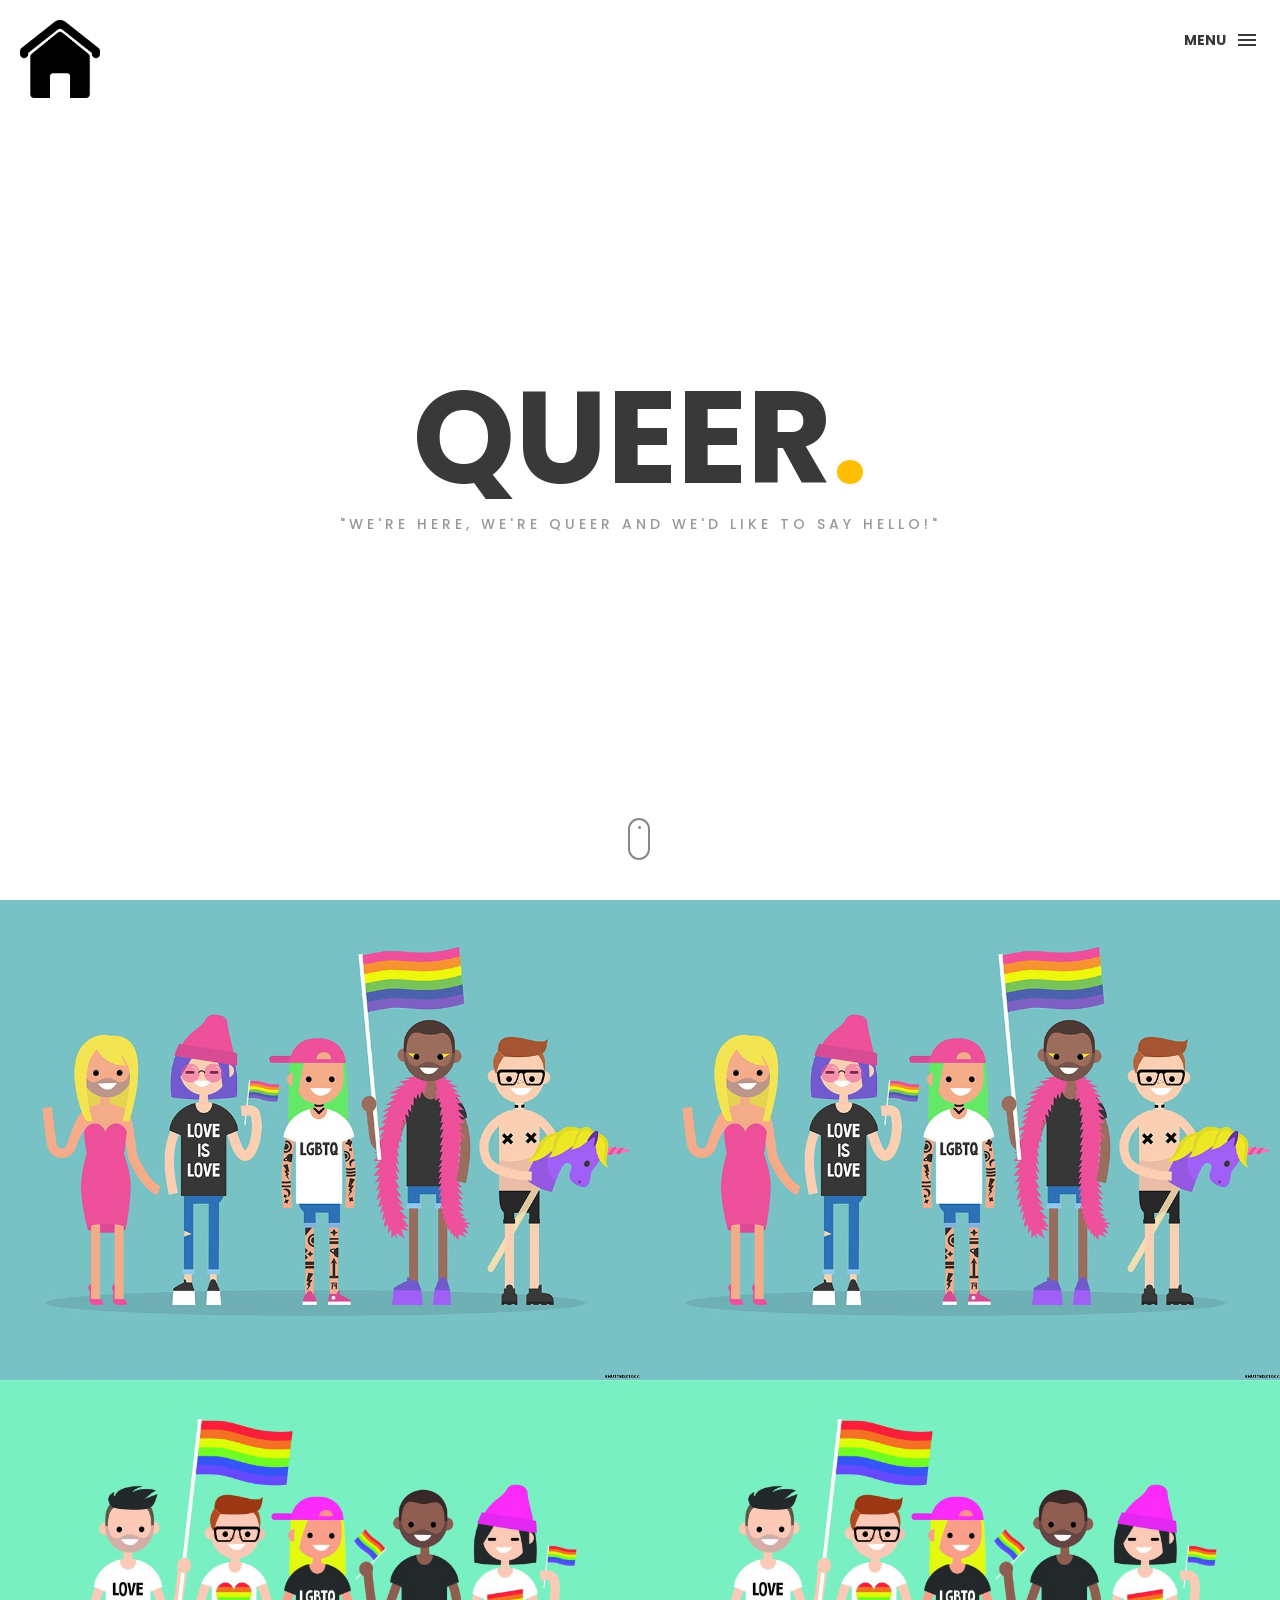
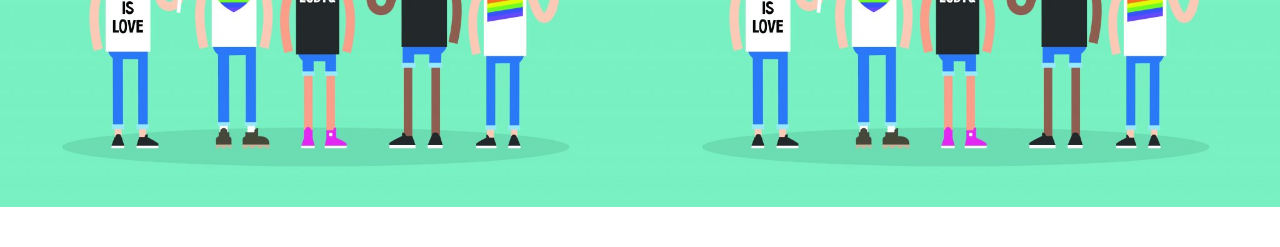
<file: Web Human Right/Queer/index.html>
<!DOCTYPE html>
<html lang="en">

<head>
    <meta charset="utf-8">
    <meta http-equiv="X-UA-Compatible" content="IE=edge">
    <meta name="viewport" content="width=device-width, initial-scale=1">
    <!-- The above 3 meta tags *must* come first in the head; any other head content must come *after* these tags -->
    <title>Queer</title>
    <link rel="icon" href="img/fav.png" type="image/x-icon">

    <!-- Bootstrap -->
    <link href="css/bootstrap.min.css" rel="stylesheet">
    <link href="ionicons/css/ionicons.min.css" rel="stylesheet">

    <!-- main css -->
    <link href="css/style.css" rel="stylesheet">


    <!-- modernizr -->
    <script src="js/modernizr.js"></script>

    <!-- HTML5 shim and Respond.js for IE8 support of HTML5 elements and media queries -->
    <!-- WARNING: Respond.js doesn't work if you view the page via file:// -->
    <!--[if lt IE 9]>
      <script src="https://oss.maxcdn.com/html5shiv/3.7.2/html5shiv.min.js"></script>
      <script src="https://oss.maxcdn.com/respond/1.4.2/respond.min.js"></script>
    <![endif]-->
</head>

<body>

    <!-- Preloader -->
    <div id="preloader">
        <div class="pre-container">
            <div class="spinner">
                <div class="double-bounce1"></div>
                <div class="double-bounce2"></div>
            </div>
        </div>
    </div>
    <!-- end Preloader -->

    <div class="container-fluid">
        <!-- box header -->
        <header class="box-header">
            <div class="box-logo">
                <a href="index.html"><img src="img/logo.png" width="80" alt="Logo"></a>
            </div>
            <!-- box-nav -->
            <a class="box-primary-nav-trigger" href="#0">
                <span class="box-menu-text">Menu</span><span class="box-menu-icon"></span>
            </a>
            <!-- box-primary-nav-trigger -->
        </header>
        <!-- end box header -->

        <!-- nav -->
        <nav>
            <ul class="box-primary-nav">
                <li class="box-label">About Queer</li>

                <li><a href="index.html">Queer</a> <i class="ion-ios-circle-filled color"></i></li>
                <li><a href="about.html">ความหมาย</a></li>
                <li><a href="example.html">ตัวอย่าง</a></li>
                <li><a href="people.html">ผลการสำรวจ</a></li>



                <li class="box-label">Follow me</li>

                <li class="box-social"><a href="https://www.facebook.com/SeenK1999"><i class="ion-social-facebook"></i></a></li>
                <li class="box-social"><a href="https://www.instagram.com/seen.ktn/?hl=th"><i class="ion-social-instagram-outline"></i></a></li>
                <li class="box-social"><a href="https://github.com/Krittanai1999"><i class="ion-social-github"></i></a></li>

            </ul>
        </nav>
        <!-- end nav -->

        <!-- box-intro -->
        <section class="box-intro">
            <div class="table-cell">
                <h1 class="box-headline letters rotate-2">
                    <span class="box-words-wrapper">
                        <b class="is-visible">Queer.</b>
                        <b>&nbsp;LGBTQ.</b>
                    </span>
		        </h1>
                <h5>"We're here, we're queer and we'd like to say hello!"</h5>
            </div>

            <div class="mouse">
                <div class="scroll"></div>
            </div>
        </section>
        <!-- end box-intro -->
    </div>

    <!-- portfolio div -->
    <div class="portfolio-div">
        <div class="portfolio">
            <div class="no-padding portfolio_container">
                <!-- single work -->
                <div class="col-md-6 col-sm-12  fashion logo">
                    <a href="about.html" class="portfolio_item">
                        <img src="img/mean.jpg" alt="image" class="img-responsive" />
                        <div class="portfolio_item_hover">
                            <div class="portfolio-border clearfix">
                                <div class="item_info">
                                    <span>ความหมาย</span>
                                </div>
                            </div>
                        </div>
                    </a>
                </div>
                <!-- end single work -->

                <!-- single work -->
                <div class="col-md-6 col-sm-12 ads graphics">
                    <a href="example.html" class="portfolio_item">
                        <img src="img/mean.jpg" alt="image" class="img-responsive" />
                        <div class="portfolio_item_hover">
                            <div class="portfolio-border clearfix">
                                <div class="item_info">
                                    <span>ตัวอย่าง</span>

                                </div>
                            </div>
                        </div>
                    </a>
                </div>
                <!-- end single work -->

                <!-- single work -->
                <div class="col-md-6 col-sm-18 photography">
                    <a href="people.html" class="portfolio_item">
                        <img src="img/mean2.jpg" alt="image" class="img-responsive" />
                        <div class="portfolio_item_hover">
                            <div class="portfolio-border clearfix">
                                <div class="item_info">
                                    <span>ผลการสำรวจ</span>

                                </div>
                            </div>
                        </div>
                    </a>
                </div>
                <!-- end single work -->

                <!-- single work -->
                <div class="col-md-6 col-sm-18 photography">
                    <a href="https://www.bbc.com/thai/topics/911f368c-e756-4ac3-9667-ec8900ceb4ce" class="portfolio_item">
                        <img src="img/mean2.jpg" alt="image" class="img-responsive" />
                        <div class="portfolio_item_hover">
                            <div class="portfolio-border clearfix">
                                <div class="item_info">
                                    <span>ข่าว</span>

                                </div>
                            </div>
                        </div>
                    </a>
                </div>
                <!-- end single work -->

    <!-- back to top -->
    <a href="#0" class="cd-top"><i class="ion-android-arrow-up"></i></a>
    <!-- end back to top -->



    <!-- jQuery -->
    <script src="js/jquery-2.1.1.js"></script>
    <!--  plugins -->
    <script src="js/bootstrap.min.js"></script>
    <script src="js/menu.js"></script>
    <script src="js/animated-headline.js"></script>
    <script src="js/isotope.pkgd.min.js"></script>


    <!--  custom script -->
    <script src="js/custom.js"></script>

</body>

</html>
</file>
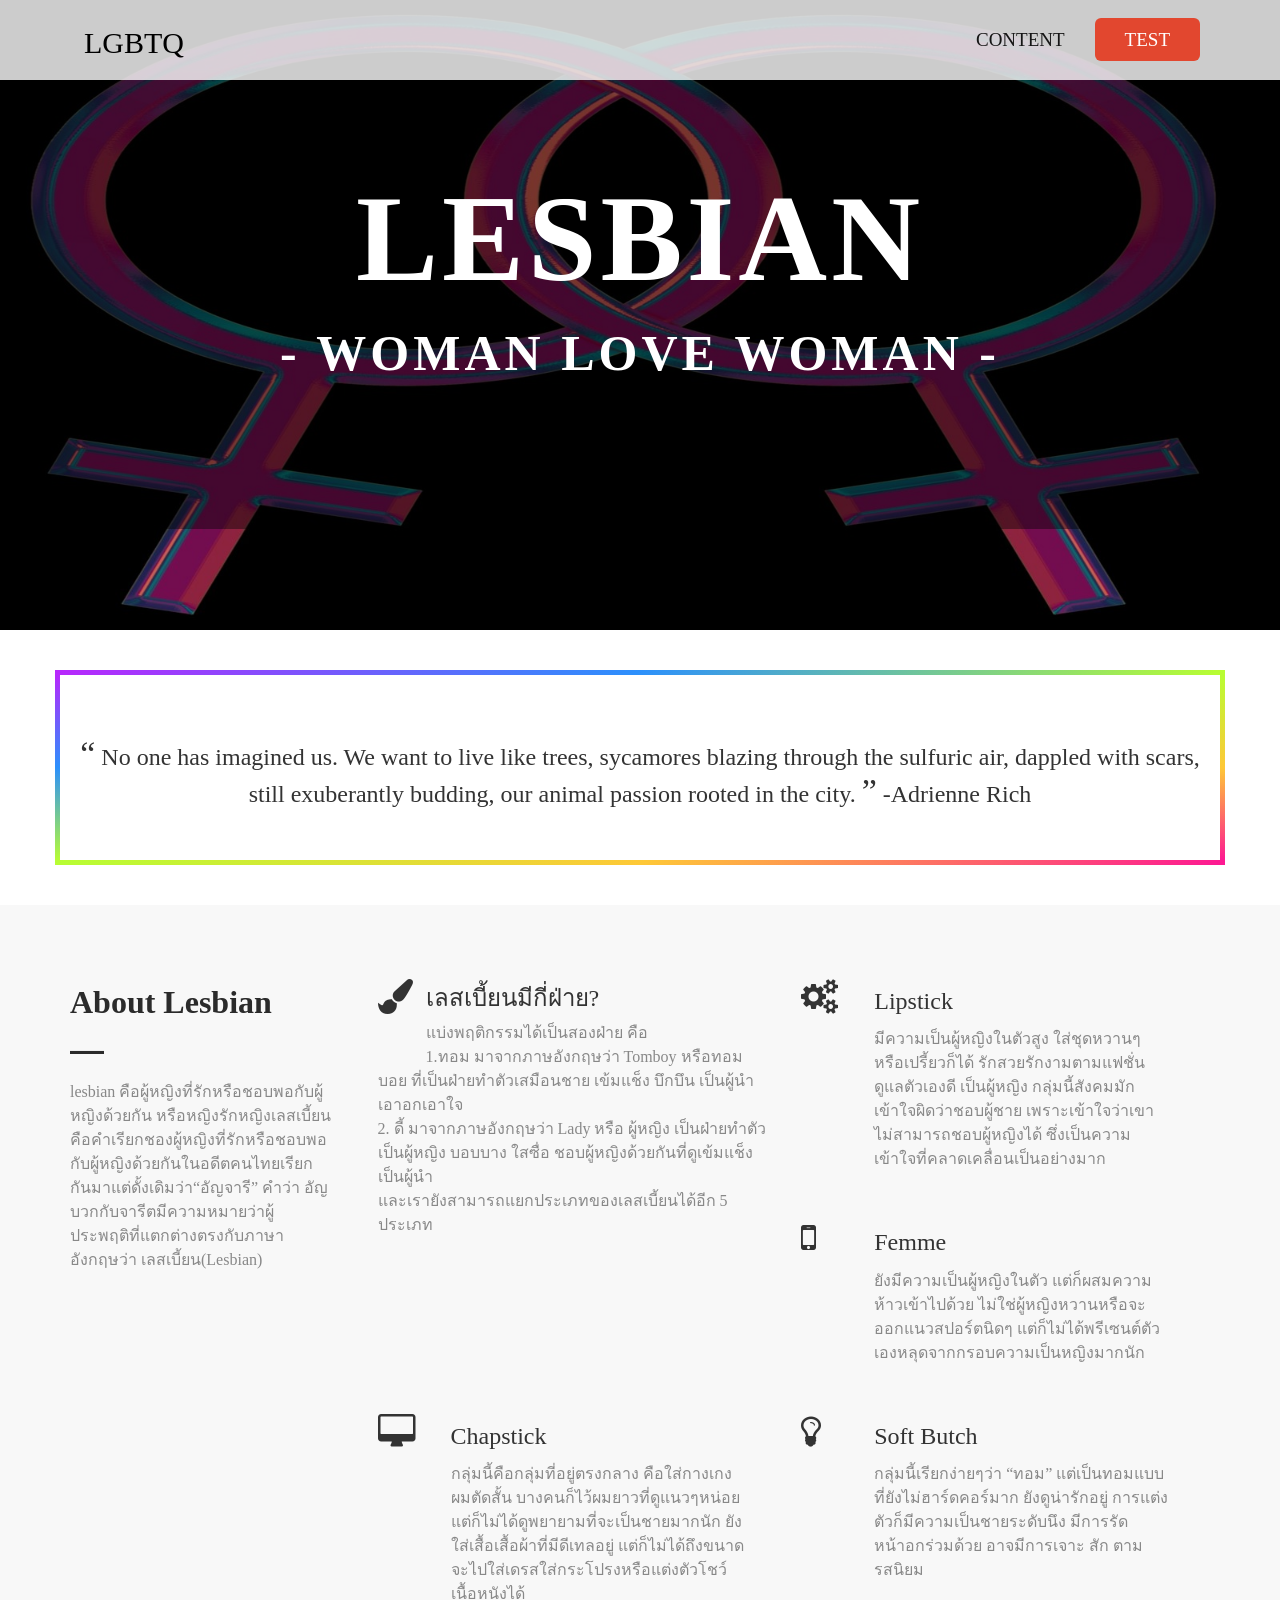
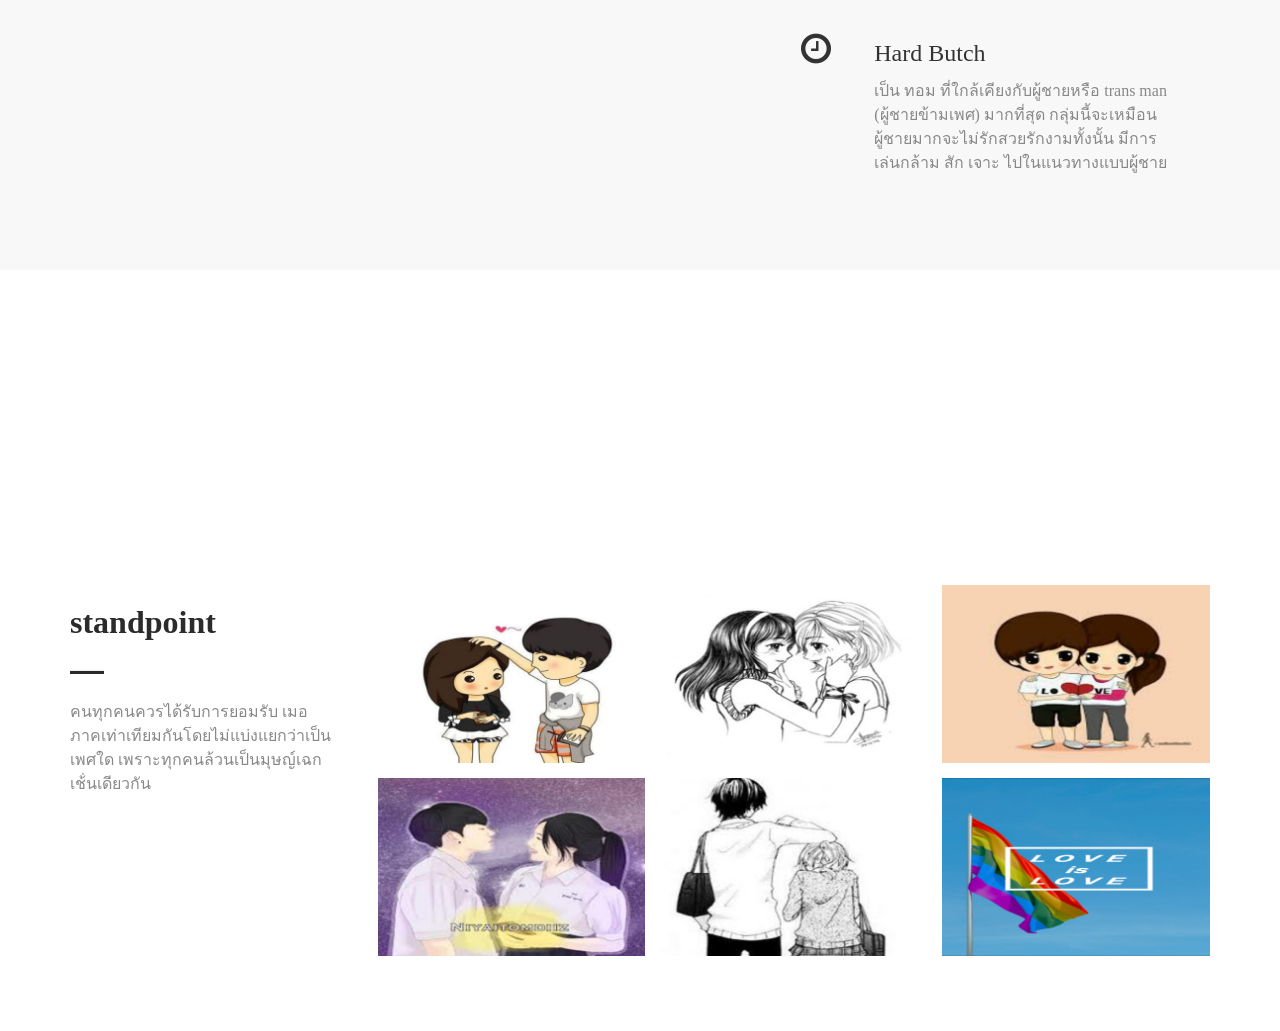
<file: Web/Lesbian/index.html>
<!DOCTYPE html>
<html lang="en">

<head>
  <meta charset="utf-8">
  <meta name="viewport" content="width=device-width, initial-scale=1">
  <title>Lesbian</title>
  <meta name="description" content="Free Bootstrap Theme by BootstrapMade.com">
  <meta name="keywords" content="free website templates, free bootstrap themes, free template, free bootstrap, free website template">
  <link href='https://fonts.googleapis.com/css?family=Lato:400,700,300|Open+Sans:400,600,700,300' rel='stylesheet' type='text/css'>
  <link rel="stylesheet" type="text/css" href="css/bootstrap.min.css">
  <link rel="stylesheet" type="text/css" href="css/font-awesome.min.css">
  <link rel="stylesheet" type="text/css" href="css/animate.css">
  <link rel="stylesheet" type="text/css" href="css/style.css">
  <!-- =======================================================
    Theme Name: Bethany
    Theme URL: https://bootstrapmade.com/bethany-free-onepage-bootstrap-theme/
    Author: BootstrapMade.com
    Author URL: https://bootstrapmade.com
  ======================================================= -->
</head>

<body>
  <!--header-->
  <header class="main-header" id="header">
    <div class="bg-color">
      <div class="container text-center">
        <div class="wrapper wow fadeInUp delay-05s">
          <h3 class="title">LESBIAN</h3>
          <h4 class="sub-title">- Woman Love Woman -</h4>
        </div>
      </div>
    </div>
  </header>
  <!--/ header-->
  <!---->
  <section id="cta-1">
    <div class="container">
      <div class="row">
        <div class="cta-info text-center">
          <h3><span class="dec-tec">“</span> No one has imagined us. We want to live like trees, sycamores blazing through the sulfuric air, dappled with scars, still exuberantly budding, our animal passion rooted in the city. <span class="dec-tec">”</span> -Adrienne Rich</h3>
        </div>
      </div>
    </div>
  </section>
  <!---->
  <!---->
  <section id="feature" class="section-padding">
    <div class="container">
      <div class="row">
        <div class="col-md-3 wow fadeInLeft delay-05s">
          <div class="section-title">
            <h2 class="head-title">About Lesbian</h2>
            <hr class="botm-line">
            <p class="sec-para">lesbian คือผู้หญิงที่รักหรือชอบพอกับผู้หญิงด้วยกัน หรือหญิงรักหญิงเลสเบี้ยน คือคำเรียกชองผู้หญิงที่รักหรือชอบพอกับผู้หญิงด้วยกันในอดีตคนไทยเรียกกันมาแต่ดั้งเดิมว่า“อัญจารี” คำว่า อัญบวกกับจารีตมีความหมายว่าผู้ประพฤติที่แตกต่างตรงกับภาษาอังกฤษว่า เลสเบี้ยน(Lesbian)</p>
          </div>
        </div>
        <div class="col-md-9">
          <div class="col-md-6 wow fadeInRight delay-02s">
            <div class="icon">
              <i class="fa fa-paint-brush"></i>
            </div>
            <div>
              <h3>เลสเบี้ยนมีกี่ฝ่าย?</h3>
              <p>แบ่งพฤติกรรมได้เป็นสองฝ่าย คือ<br>
              1.ทอม มาจากภาษอังกฤษว่า Tomboy หรือทอมบอย ที่เป็นฝ่ายทำตัวเสมือนชาย เข้มแช็ง บึกบึน เป็นผู้นำ เอาอกเอาใจ<br>
              2. ดี้ มาจากภาษอังกฤษว่า Lady หรือ ผู้หญิง เป็นฝ่ายทำตัวเป็นผู้หญิง บอบบาง ใสซื่อ ชอบผู้หญิงด้วยกันที่ดูเข้มแช็ง เป็นผู้นำ<br> และเรายังสามารถแยกประเภทของเลสเบี้ยนได้อีก 5 ประเภท</p>
            </div>
          </div>
          <div class="col-md-6 wow fadeInRight delay-02s">
            <div class="icon">
              <i class="fa fa-cogs"></i>
            </div>
            <div class="icon-text">
              <h3 class="txt-tl">Lipstick</h3>
              <p class="txt-para"> มีความเป็นผู้หญิงในตัวสูง ใส่ชุดหวานๆหรือเปรี้ยวก็ได้ รักสวยรักงามตามแฟชั่น ดูแลตัวเองดี เป็นผู้หญิง กลุ่มนี้สังคมมักเข้าใจผิดว่าชอบผู้ชาย เพราะเข้าใจว่าเขาไม่สามารถชอบผู้หญิงได้ ซึ่งเป็นความเข้าใจที่คลาดเคลื่อนเป็นอย่างมาก</p>
            </div>
          </div>
          <div class="col-md-6 wow fadeInRight delay-04s">
            <div class="icon">
              <i class="fa fa-mobile"></i>
            </div>
            <div class="icon-text">
              <h3 class="txt-tl">Femme</h3>
              <p class="txt-para">ยังมีความเป็นผู้หญิงในตัว แต่ก็ผสมความห้าวเข้าไปด้วย ไม่ใช่ผู้หญิงหวานหรือจะออกแนวสปอร์ตนิดๆ แต่ก็ไม่ได้พรีเซนต์ตัวเองหลุดจากกรอบความเป็นหญิงมากนัก </p>
            </div>
          </div>
          <div class="col-md-6 wow fadeInRight delay-04s">
            <div class="icon">
              <i class="fa fa-desktop"></i>
            </div>
            <div class="icon-text">
              <h3 class="txt-tl">Chapstick</h3>
              <p class="txt-para">กลุ่มนี้คือกลุ่มที่อยู่ตรงกลาง คือใส่กางเกง ผมตัดสั้น บางคนก็ไว้ผมยาวที่ดูแนวๆหน่อย แต่ก็ไม่ได้ดูพยายามที่จะเป็นชายมากนัก ยังใส่เสื้อเสื้อผ้าที่มีดีเทลอยู่ แต่ก็ไม่ได้ถึงขนาดจะไปใส่เดรสใส่กระโปรงหรือแต่งตัวโชว์เนื้อหนังได้ </p>
            </div>
          </div>
          <div class="col-md-6 wow fadeInRight delay-06s">
            <div class="icon">
              <i class="fa fa-lightbulb-o"></i>
            </div>
            <div class="icon-text">
              <h3 class="txt-tl">Soft Butch</h3>
              <p class="txt-para">กลุ่มนี้เรียกง่ายๆว่า “ทอม” แต่เป็นทอมแบบที่ยังไม่ฮาร์ดคอร์มาก ยังดูน่ารักอยู่ การแต่งตัวก็มีความเป็นชายระดับนึง มีการรัดหน้าอกร่วมด้วย อาจมีการเจาะ สัก ตามรสนิยม</p>
            </div>
          </div>
          <div class="col-md-6 wow fadeInRight delay-06s">
            <div class="icon">
              <i class="fa fa-clock-o"></i>
            </div>
            <div class="icon-text">
              <h3 class="txt-tl">Hard Butch </h3>
              <p class="txt-para">เป็น ทอม ที่ใกล้เคียงกับผู้ชายหรือ trans man (ผู้ชายข้ามเพศ) มากที่สุด กลุ่มนี้จะเหมือนผู้ชายมากจะไม่รักสวยรักงามทั้งนั้น มีการเล่นกล้าม สัก เจาะ ไปในแนวทางแบบผู้ชาย</p>
            </div>
          </div>
        </div>
      </div>
    </div>
  </section>
  <!---->
  <section class="section-padding parallax bg-image-2 section wow fadeIn delay-08s" id="cta-2">
    <div class="container">
      <div class="row">
        <div class="col-md-8">
          <div class="cta-txt">
            <h3>LGBTQ</h3>
            <p>Lesbian     Gay     Bisexual     Transgender     Queer</p>
          </div>
        </div>
      </div>
    </div>
  </section>
  <!---->
  <!---->
  <section class="section-padding wow fadeInUp delay-02s" id="portfolio">
    <div class="container">
      <div class="row">
        <div class="col-md-3 col-sm-12">
          <div class="section-title">
            <h2 class="head-title">standpoint</h2>
            <hr class="botm-line">
            <p class="sec-para">คนทุกคนควรได้รับการยอมรับ เมอภาคเท่าเทียมกันโดยไม่แบ่งแยกว่าเป็นเพศใด เพราะทุกคนล้วนเป็นมุษญ์เฉกเช้่นเดียวกัน</p>
          </div>
        </div>
        <div class="col-md-9 col-sm-12">
          <div class="col-md-4 col-sm-6 padding-right-zero">
            <div class="portfolio-box design">
              <img src="img/port01.jpg" alt="" class="img-responsive">
            </div>
          </div>
          <div class="col-md-4 col-sm-6 padding-right-zero">
            <div class="portfolio-box design">
              <img src="img/port02.jpg" alt="" class="img-responsive">
            </div>
          </div>
          <div class="col-md-4 col-sm-6 padding-right-zero">
            <div class="portfolio-box design">
              <img src="img/port03.jpg" alt="" class="img-responsive">
            </div>
          </div>
          <div class="col-md-4 col-sm-6 padding-right-zero">
            <div class="portfolio-box design">
              <img src="img/port04.jpg" alt="" class="img-responsive">
            </div>
          </div>
          <div class="col-md-4 col-sm-6 padding-right-zero">
            <div class="portfolio-box design">
              <img src="img/port05.jpg" alt="" class="img-responsive">
            </div>
          </div>
          <div class="col-md-4 col-sm-6 padding-right-zero">
            <div class="portfolio-box design">
              <img src="img/port06.jpg" alt="" class="img-responsive">
            </div>
          </div>
        </div>
      </div>
    </div>
  </section>
  <!--contact ends-->
  <script src="js/jquery.min.js"></script>
  <script src="js/jquery.easing.min.js"></script>
  <script src="js/bootstrap.min.js"></script>
  <script src="js/wow.js"></script>
  <script src="contactform/contactform.js"></script>


  	<nav>
	    <a href="../index/first.html" style="color: black;"><div class="logo">LGBTQ</div></a>
	    <ul>
	      <li><a href="#about" style="text-decoration: none;">Content</a></li>
	      <li><a class="active" href="#test" style="text-decoration: none;">Test</a></li>
	    </ul>
   	</nav>

    <script src="https://code.jquery.com/jquery-3.2.1.slim.min.js" integrity="sha384-KJ3o2DKtIkvYIK3UENzmM7KCkRr/rE9/Qpg6aAZGJwFDMVNA/GpGFF93hXpG5KkN" crossorigin="anonymous"></script>
    <script src="https://cdnjs.cloudflare.com/ajax/libs/popper.js/1.12.9/umd/popper.min.js" integrity="sha384-ApNbgh9B+Y1QKtv3Rn7W3mgPxhU9K/ScQsAP7hUibX39j7fakFPskvXusvfa0b4Q" crossorigin="anonymous"></script>
    <script src="https://maxcdn.bootstrapcdn.com/bootstrap/4.0.0/js/bootstrap.min.js" integrity="sha384-JZR6Spejh4U02d8jOt6vLEHfe/JQGiRRSQQxSfFWpi1MquVdAyjUar5+76PVCmYl" crossorigin="anonymous"></script>

    <script type="text/javascript" src="js/custom.js"></script>
    <script src="https://ajax.googleapis.com/ajax/libs/jquery/2.1.1/jquery.min.js"></script>

</body>
</html>
</file>
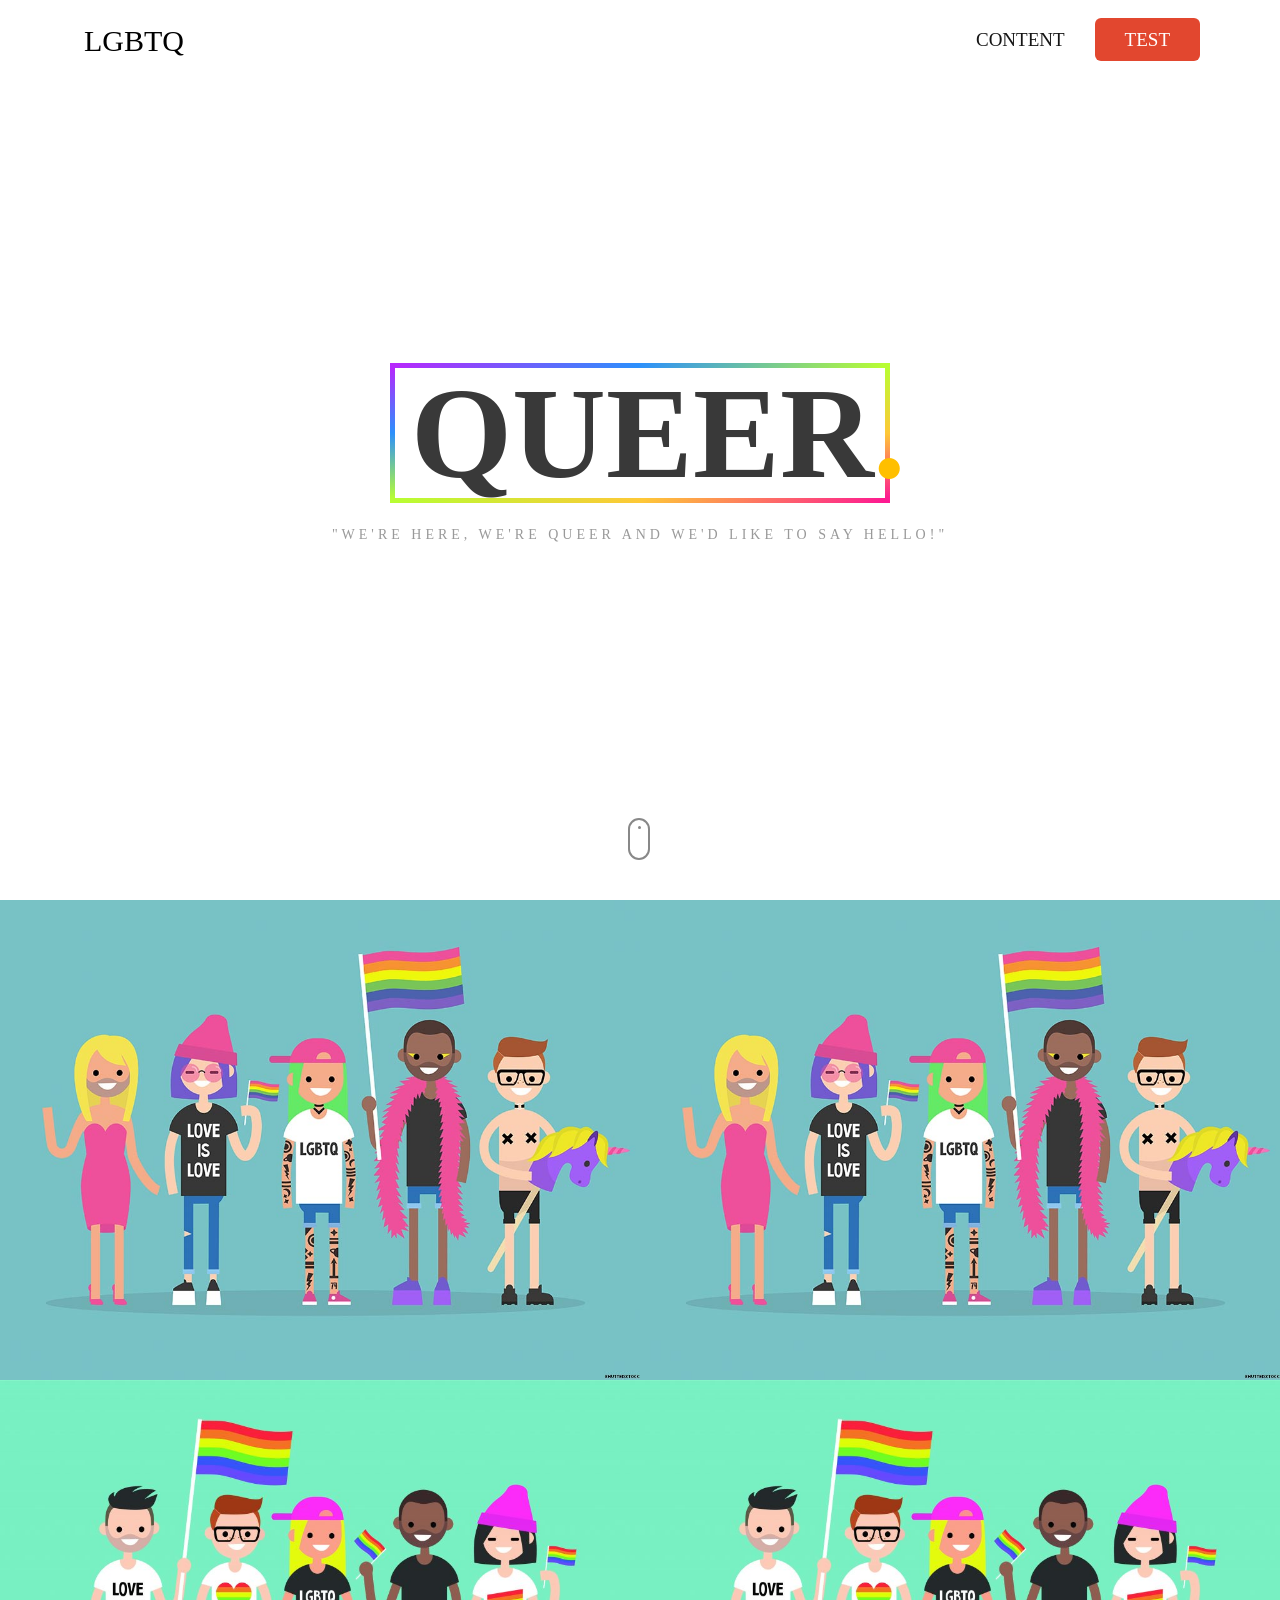
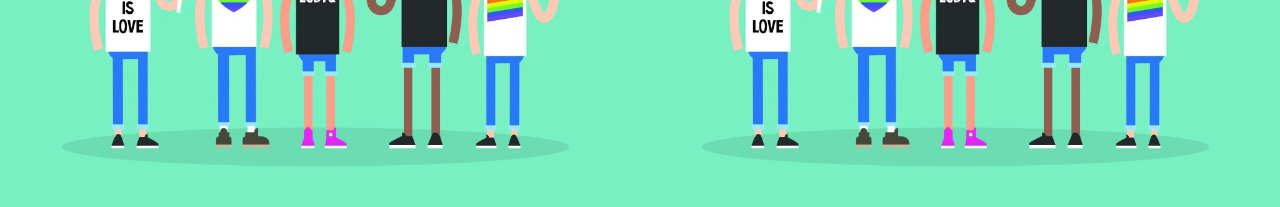
<file: Web/Queer/index.html>
<!DOCTYPE html>
<html lang="en">

<head>
    <meta charset="utf-8">
    <meta http-equiv="X-UA-Compatible" content="IE=edge">
    <meta name="viewport" content="width=device-width, initial-scale=1">
    <!-- The above 3 meta tags *must* come first in the head; any other head content must come *after* these tags -->
    <title>Queer</title>
    <link rel="icon" href="img/fav.png" type="image/x-icon">

    <!-- Bootstrap -->
    <link href="css/bootstrap.min.css" rel="stylesheet">
    <link href="ionicons/css/ionicons.min.css" rel="stylesheet">

    <!-- main css -->
    <link href="css/style.css" rel="stylesheet">


    <!-- modernizr -->
    <script src="js/modernizr.js"></script>

    <!-- HTML5 shim and Respond.js for IE8 support of HTML5 elements and media queries -->
    <!-- WARNING: Respond.js doesn't work if you view the page via file:// -->
    <!--[if lt IE 9]>
      <script src="https://oss.maxcdn.com/html5shiv/3.7.2/html5shiv.min.js"></script>
      <script src="https://oss.maxcdn.com/respond/1.4.2/respond.min.js"></script>
    <![endif]-->
</head>

<body>

    <!-- Preloader -->
    <div id="preloader">
        <div class="pre-container">
            <div class="spinner">
                <div class="double-bounce1"></div>
                <div class="double-bounce2"></div>
            </div>
        </div>
    </div>
    <!-- end Preloader -->

    <div class="container-fluid">
        <!-- nav -->
        <nav>
            <ul class="box-primary-nav">
                <li class="box-label">About Queer</li>

                <li><a href="index.html">Queer</a> <i class="ion-ios-circle-filled color"></i></li>
                <li><a href="about.html">ความหมาย</a></li>
                <li><a href="example.html">ตัวอย่าง</a></li>
                <li><a href="people.html">ผลการสำรวจ</a></li>



                <li class="box-label">Follow me</li>

                <li class="box-social"><a href="https://www.facebook.com/SeenK1999"><i class="ion-social-facebook"></i></a></li>
                <li class="box-social"><a href="https://www.instagram.com/seen.ktn/?hl=th"><i class="ion-social-instagram-outline"></i></a></li>
                <li class="box-social"><a href="https://github.com/Krittanai1999"><i class="ion-social-github"></i></a></li>

            </ul>
        </nav>
        <!-- end nav -->

        <!-- box-intro -->
        <section class="box-intro">
            <div class="table-cell">
                <h1 class="box-headline letters rotate-2">
                	<div class="rainbow-box">
                    <span class="box-words-wrapper">
                        <b class="is-visible">Queer.</b>
                        <b>&nbsp;LGBTQ.</b>
                    </span>
                   	</div>
		        </h1>
                <h5>"We're here, we're queer and we'd like to say hello!"</h5>
            </div>

            <div class="mouse">
                <div class="scroll"></div>
            </div>
        </section>
        <!-- end box-intro -->
    </div>

    <!-- portfolio div -->
    <div class="portfolio-div">
        <div class="portfolio">
            <div class="no-padding portfolio_container">
                <!-- single work -->
                <div class="col-md-6 col-sm-12  fashion logo">
                    <a href="about.html" class="portfolio_item">
                        <img src="img/mean.jpg" alt="image" class="img-responsive" />
                        <div class="portfolio_item_hover">
                            <div class="portfolio-border clearfix">
                                <div class="item_info">
                                    <span>ความหมาย</span>
                                </div>
                            </div>
                        </div>
                    </a>
                </div>
                <!-- end single work -->

                <!-- single work -->
                <div class="col-md-6 col-sm-12 ads graphics">
                    <a href="example.html" class="portfolio_item">
                        <img src="img/mean.jpg" alt="image" class="img-responsive" />
                        <div class="portfolio_item_hover">
                            <div class="portfolio-border clearfix">
                                <div class="item_info">
                                    <span>ตัวอย่าง</span>

                                </div>
                            </div>
                        </div>
                    </a>
                </div>
                <!-- end single work -->

                <!-- single work -->
                <div class="col-md-6 col-sm-18 photography">
                    <a href="people.html" class="portfolio_item">
                        <img src="img/mean2.jpg" alt="image" class="img-responsive" />
                        <div class="portfolio_item_hover">
                            <div class="portfolio-border clearfix">
                                <div class="item_info">
                                    <span>ผลการสำรวจ</span>

                                </div>
                            </div>
                        </div>
                    </a>
                </div>
                <!-- end single work -->

                <!-- single work -->
                <div class="col-md-6 col-sm-18 photography">
                    <a href="https://www.bbc.com/thai/topics/911f368c-e756-4ac3-9667-ec8900ceb4ce" class="portfolio_item" target="_blank">
                        <img src="img/mean2.jpg" alt="image" class="img-responsive" />
                        <div class="portfolio_item_hover">
                            <div class="portfolio-border clearfix">
                                <div class="item_info">
                                    <span>ข่าว BBC</span>

                                </div>
                            </div>
                        </div>
                    </a>
                </div>
                <!-- end single work -->

    <!-- back to top -->
    <a href="#0" class="cd-top"><i class="ion-android-arrow-up"></i></a>
    <!-- end back to top -->



    <!-- jQuery -->
    <script src="js/jquery-2.1.1.js"></script>
    <!--  plugins -->
    <script src="js/bootstrap.min.js"></script>
    <script src="js/menu.js"></script>
    <script src="js/animated-headline.js"></script>
    <script src="js/isotope.pkgd.min.js"></script>


    <!--  custom script -->
    <script src="js/custom.js"></script>

    <nav>
	    <a href="../index/first.html" style="color: black;"><div class="logo">LGBTQ</div></a>
	    <ul>
	      <li><a href="#about" style="text-decoration: none;">Content</a></li>
	      <li><a class="active" href="#test" style="text-decoration: none;">Test</a></li>
	    </ul>
   	</nav>

    <script src="https://code.jquery.com/jquery-3.2.1.slim.min.js" integrity="sha384-KJ3o2DKtIkvYIK3UENzmM7KCkRr/rE9/Qpg6aAZGJwFDMVNA/GpGFF93hXpG5KkN" crossorigin="anonymous"></script>
    <script src="https://cdnjs.cloudflare.com/ajax/libs/popper.js/1.12.9/umd/popper.min.js" integrity="sha384-ApNbgh9B+Y1QKtv3Rn7W3mgPxhU9K/ScQsAP7hUibX39j7fakFPskvXusvfa0b4Q" crossorigin="anonymous"></script>
    <script src="https://maxcdn.bootstrapcdn.com/bootstrap/4.0.0/js/bootstrap.min.js" integrity="sha384-JZR6Spejh4U02d8jOt6vLEHfe/JQGiRRSQQxSfFWpi1MquVdAyjUar5+76PVCmYl" crossorigin="anonymous"></script>

    <script type="text/javascript" src="js/custom.js"></script>
    <script src="https://ajax.googleapis.com/ajax/libs/jquery/2.1.1/jquery.min.js"></script>

</body>

</html>
</file>
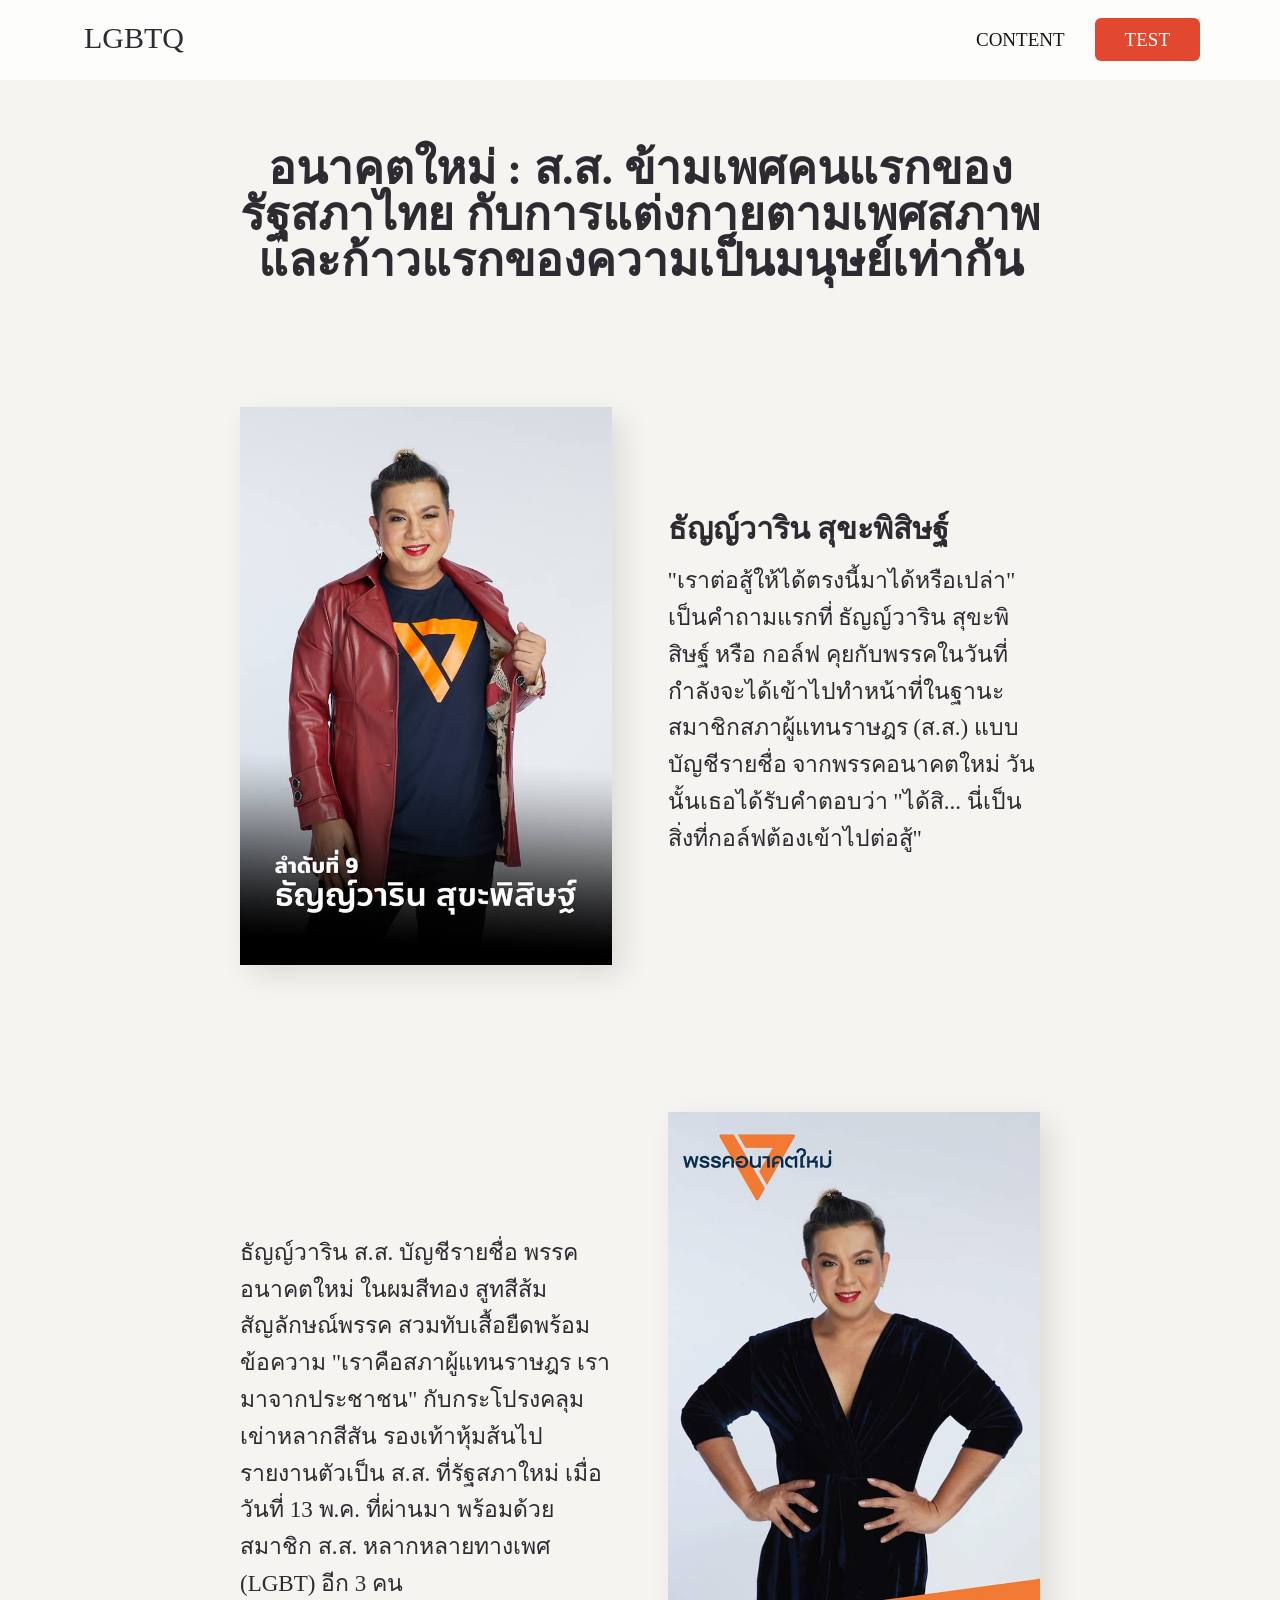
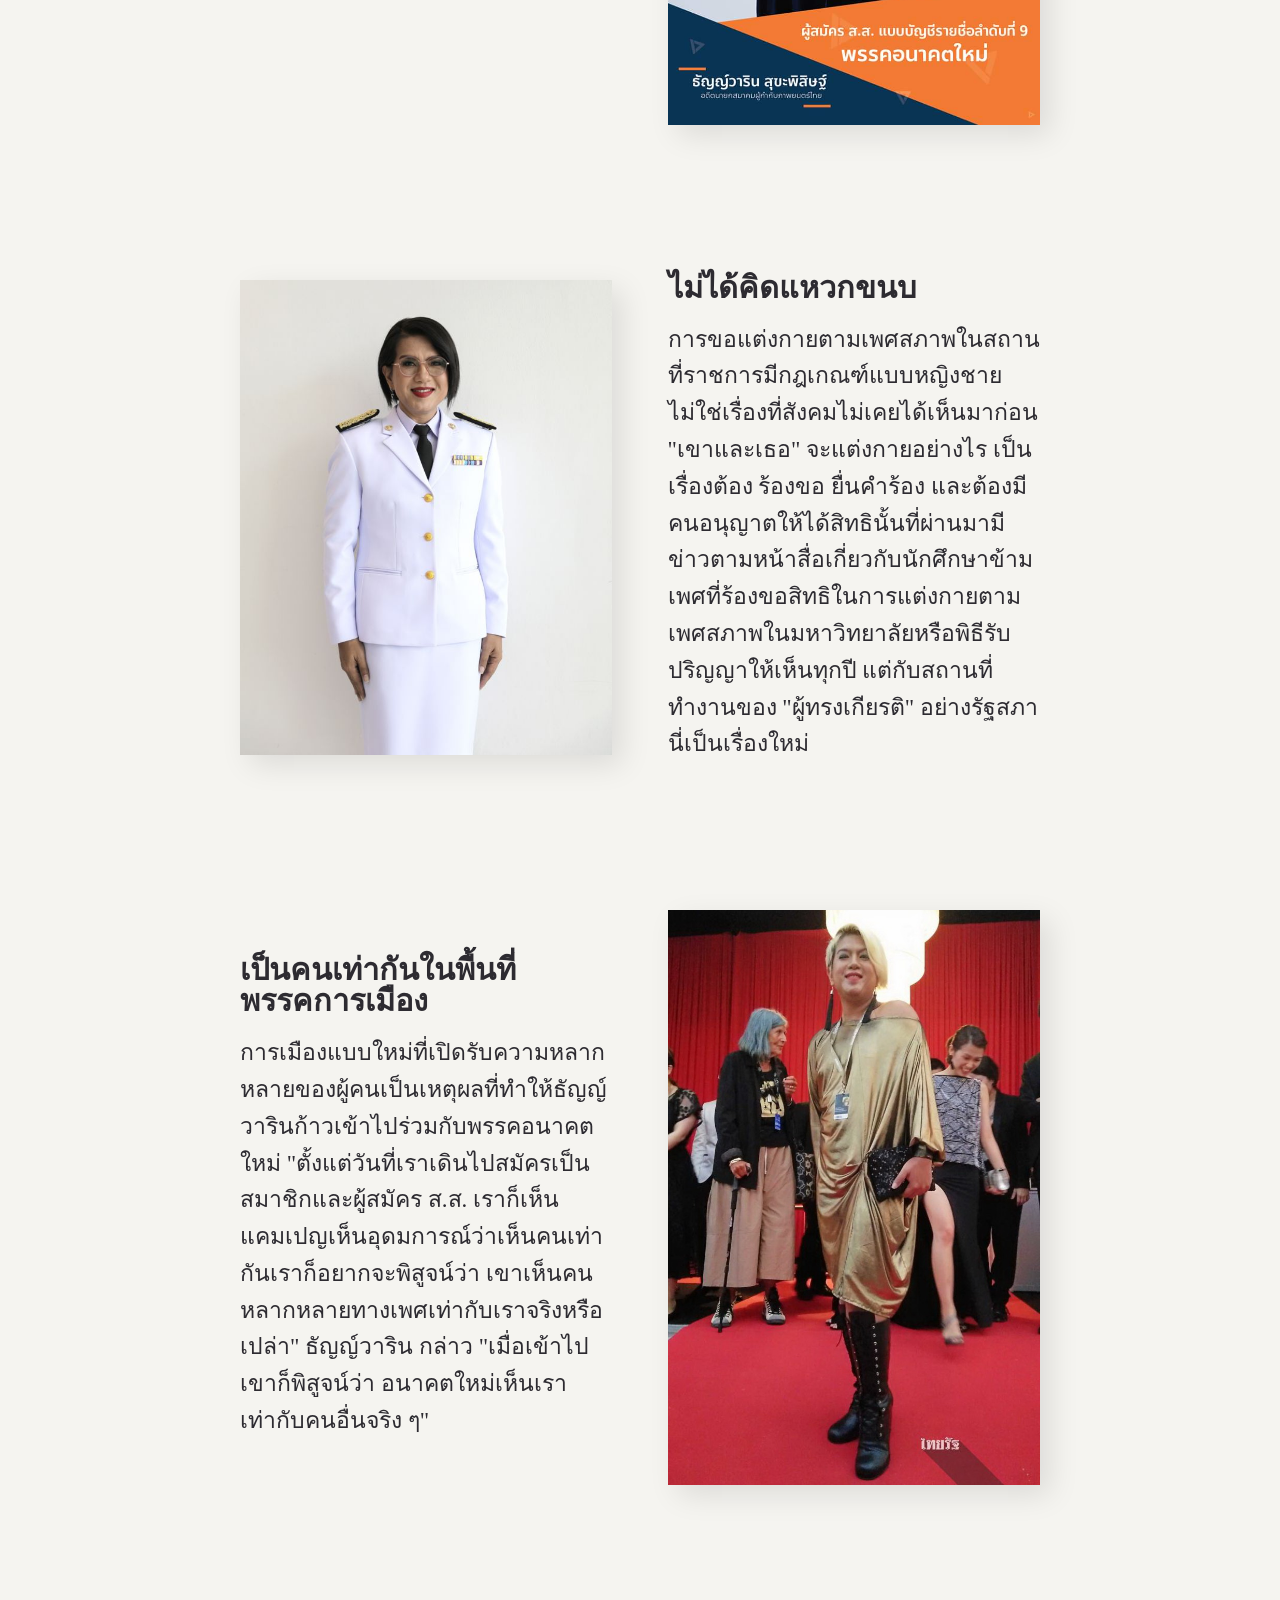
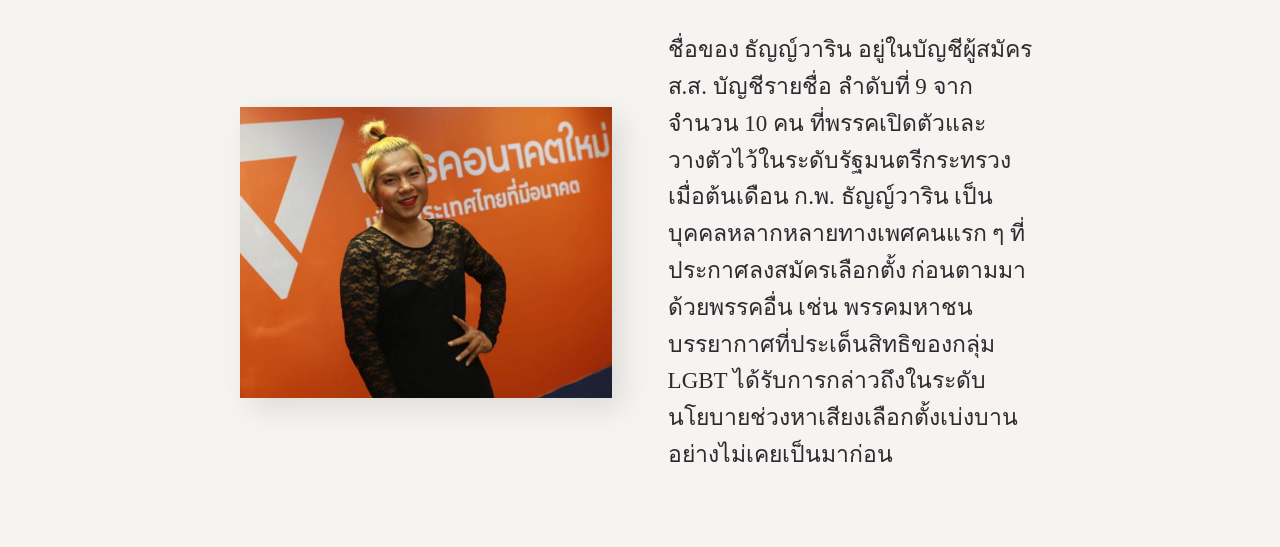
<file: Web Human Right/News/news.html>
<!DOCTYPE html>
<html lang="en-us">

    <head>

        <!-- Meta -->
        <meta charset="utf-8">
        <meta http-equiv="x-ua-compatible" content="ie=edge">
        <meta name="viewport" content="width=device-width,initial-scale=1">

        <title></title>
        <meta name="description" content="">

        <!-- The compiled CSS file -->
        <link rel="stylesheet" href="production.css">

        <!-- Web fonts -->
        <link href="https://fonts.googleapis.com/css?family=Karla:400,700" rel="stylesheet">

        <!-- favicon.ico. Place these in the root directory. -->
        <link rel="shortcut icon" href="favicon.ico">
    </head>

    <body>

    <!-- Header -->
    <header class="pt2 pb1 align--center">
        <div class="container">
            <h1>อนาคตใหม่ : ส.ส. ข้ามเพศคนแรกของรัฐสภาไทย กับการแต่งกายตามเพศสภาพ และก้าวแรกของความเป็นมนุษย์เท่ากัน</h1>
        </div>
    </header>

    <!-- Body -->
    <main>
        
        <div class="container">

            <!-- Info -->
            <section class="grid-row grid-row--center">
                <!-- Cabin -->
                <div class="grid-column span-half pt3 pb3 mobile-m order-1">
                    <div class="relative">
                        <img class="info-image relative z2" src="img/01.jpg" alt="01">
                    </div>
                </div>
                <div class="grid-column span-half pt3 pb3 mobile-m order-2">
                    <h3>ธัญญ์วาริน สุขะพิสิษฐ์</h3>
                    <p>"เราต่อสู้ให้ได้ตรงนี้มาได้หรือเปล่า" เป็นคำถามแรกที่ ธัญญ์วาริน สุขะพิสิษฐ์ หรือ กอล์ฟ คุยกับพรรคในวันที่กำลังจะได้เข้าไปทำหน้าที่ในฐานะสมาชิกสภาผู้แทนราษฎร (ส.ส.) แบบบัญชีรายชื่อ จากพรรคอนาคตใหม่ วันนั้นเธอได้รับคำตอบว่า "ได้สิ... นี่เป็นสิ่งที่กอล์ฟต้องเข้าไปต่อสู้"</p>
                </div>
                <!-- Teepees -->
                <div class="grid-column span-half pt3 pb3 mobile-m order-4">
                    <p>ธัญญ์วาริน ส.ส. บัญชีรายชื่อ พรรคอนาคตใหม่ ในผมสีทอง สูทสีส้มสัญลักษณ์พรรค สวมทับเสื้อยืดพร้อมข้อความ "เราคือสภาผู้แทนราษฎร เรามาจากประชาชน" กับกระโปรงคลุมเข่าหลากสีสัน รองเท้าหุ้มส้นไปรายงานตัวเป็น ส.ส. ที่รัฐสภาใหม่ เมื่อวันที่ 13 พ.ค. ที่ผ่านมา พร้อมด้วยสมาชิก ส.ส. หลากหลายทางเพศ (LGBT) อีก 3 คน</p>
                </div>
                <div class="grid-column span-half pt3 pb3 mobile-m order-3">
                    <div class="relative">
                        <img class="info-image relative z2" src="img/02.jpg" alt="02">
                    </div>
                </div>
                <!-- Fishing -->
                <div class="grid-column span-half pt3 pb3 mobile-m order-5">
                    <div class="relative">
                        <img class="info-image relative z2" src="img/03.jpg" alt="03">
                    </div>
                </div>
                <div class="grid-column span-half pt3 pb3 mobile-m order-6">
                    <h3>ไม่ได้คิดแหวกขนบ</h3>
                    <p>การขอแต่งกายตามเพศสภาพในสถานที่ราชการมีกฎเกณฑ์แบบหญิงชาย ไม่ใช่เรื่องที่สังคมไม่เคยได้เห็นมาก่อน "เขาและเธอ" จะแต่งกายอย่างไร เป็นเรื่องต้อง ร้องขอ ยื่นคำร้อง และต้องมีคนอนุญาตให้ได้สิทธินั้นที่ผ่านมามีข่าวตามหน้าสื่อเกี่ยวกับนักศึกษาข้ามเพศที่ร้องขอสิทธิในการแต่งกายตามเพศสภาพในมหาวิทยาลัยหรือพิธีรับปริญญาให้เห็นทุกปี แต่กับสถานที่ทำงานของ "ผู้ทรงเกียรติ" อย่างรัฐสภา นี่เป็นเรื่องใหม่</p>
                </div>
                <!-- Archery -->
                <div class="grid-column span-half pt3 pb3 mobile-m order-8">
                    <h3>เป็นคนเท่ากันในพื้นที่พรรคการเมือง</h3>
                    <p>การเมืองแบบใหม่ที่เปิดรับความหลากหลายของผู้คนเป็นเหตุผลที่ทำให้ธัญญ์วารินก้าวเข้าไปร่วมกับพรรคอนาคตใหม่ "ตั้งแต่วันที่เราเดินไปสมัครเป็นสมาชิกและผู้สมัคร ส.ส. เราก็เห็นแคมเปญเห็นอุดมการณ์ว่าเห็นคนเท่ากันเราก็อยากจะพิสูจน์ว่า เขาเห็นคนหลากหลายทางเพศเท่ากับเราจริงหรือเปล่า" ธัญญ์วาริน กล่าว "เมื่อเข้าไป เขาก็พิสูจน์ว่า อนาคตใหม่เห็นเราเท่ากับคนอื่นจริง ๆ"</p>
                </div>
                <div class="grid-column span-half pt3 pb3 mobile-m order-7">
                    <div class="relative">
                        <img class="info-image relative z2" src="img/04.jpg" alt="04">
                    </div>
                </div>
                <!-- Canoeing -->
                <div class="grid-column span-half pt3 pb3 mobile-m order-9">
                    <div class="relative">
                        <img class="info-image relative z2" src="img/05.jpg" alt="05">
                    </div>
                </div>
                <div class="grid-column span-half pt3 pb3 mobile-m order-10">
                    <p>ชื่อของ ธัญญ์วาริน อยู่ในบัญชีผู้สมัคร ส.ส. บัญชีรายชื่อ ลำดับที่ 9 จากจำนวน 10 คน ที่พรรคเปิดตัวและวางตัวไว้ในระดับรัฐมนตรีกระทรวง เมื่อต้นเดือน ก.พ. ธัญญ์วาริน เป็นบุคคลหลากหลายทางเพศคนแรก ๆ ที่ประกาศลงสมัครเลือกตั้ง ก่อนตามมาด้วยพรรคอื่น เช่น พรรคมหาชน บรรยากาศที่ประเด็นสิทธิของกลุ่ม LGBT ได้รับการกล่าวถึงในระดับนโยบายช่วงหาเสียงเลือกตั้งเบ่งบานอย่างไม่เคยเป็นมาก่อน</p>
                </div>
            </section>

        </div>
    </main>


	<nav>
	    <div class="logo">LGBTQ</div>
	    <ul>
	      <li><a href="#about" style="text-decoration: none;">Content</a></li>
	      <li><a class="active" href="#test" style="text-decoration: none;">Test</a></li>
	    </ul>
   	</nav>

    <script src="https://code.jquery.com/jquery-3.2.1.slim.min.js" integrity="sha384-KJ3o2DKtIkvYIK3UENzmM7KCkRr/rE9/Qpg6aAZGJwFDMVNA/GpGFF93hXpG5KkN" crossorigin="anonymous"></script>
    <script src="https://cdnjs.cloudflare.com/ajax/libs/popper.js/1.12.9/umd/popper.min.js" integrity="sha384-ApNbgh9B+Y1QKtv3Rn7W3mgPxhU9K/ScQsAP7hUibX39j7fakFPskvXusvfa0b4Q" crossorigin="anonymous"></script>
    <script src="https://maxcdn.bootstrapcdn.com/bootstrap/4.0.0/js/bootstrap.min.js" integrity="sha384-JZR6Spejh4U02d8jOt6vLEHfe/JQGiRRSQQxSfFWpi1MquVdAyjUar5+76PVCmYl" crossorigin="anonymous"></script>

    <script type="text/javascript" src="script.js"></script>
    <script src="https://ajax.googleapis.com/ajax/libs/jquery/2.1.1/jquery.min.js"></script>


    </body>
</html>
</file>
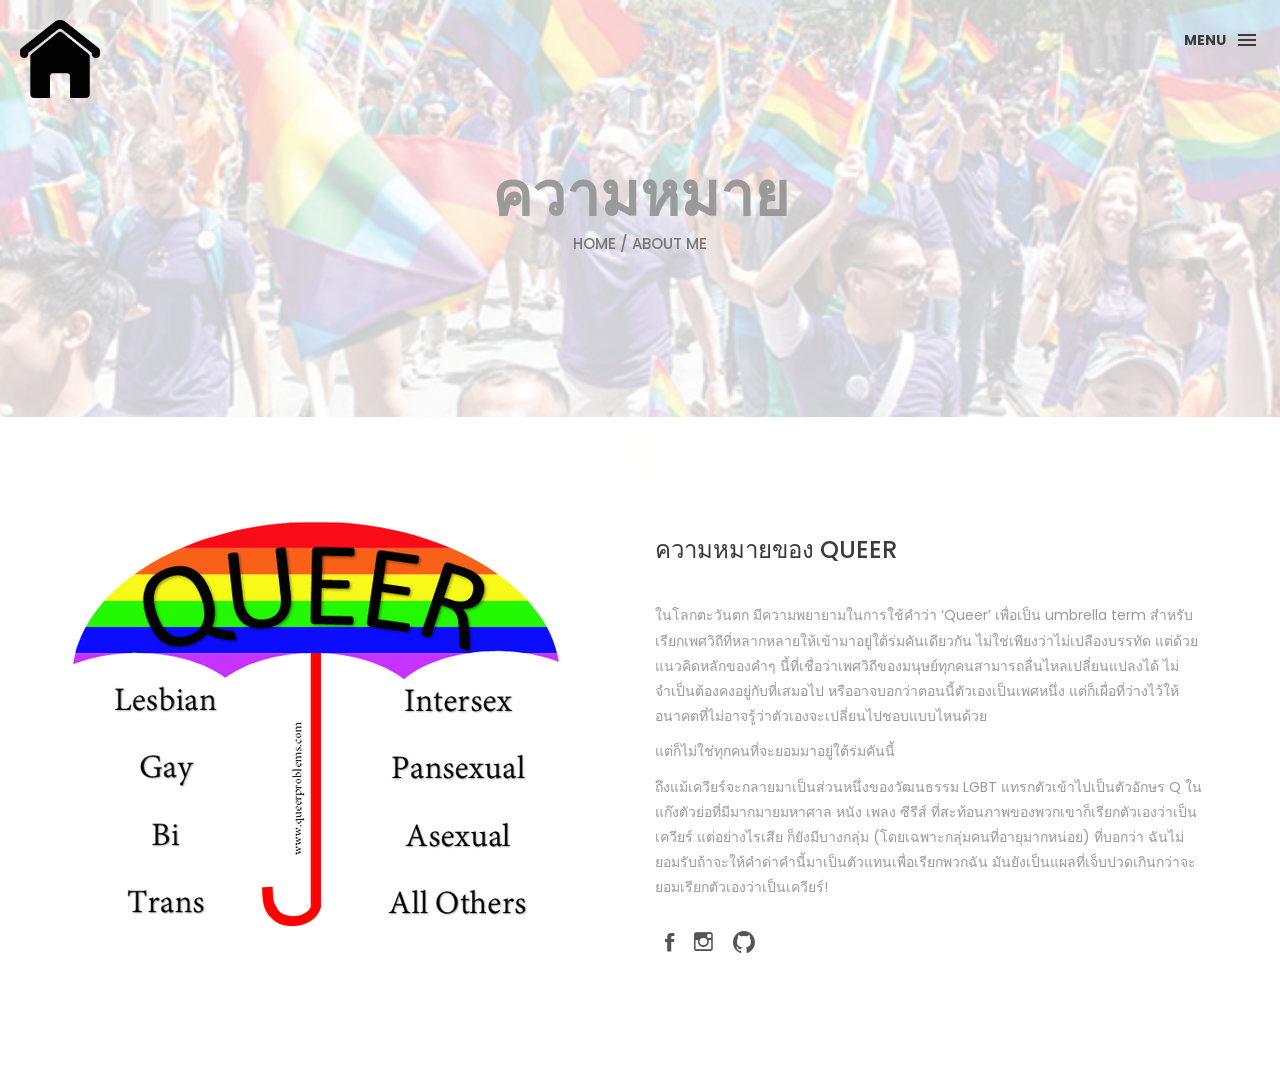
<file: Web Human Right/Queer/about.html>
<!DOCTYPE html>
<html lang="en">

<head>
    <meta charset="utf-8">
    <meta http-equiv="X-UA-Compatible" content="IE=edge">
    <meta name="viewport" content="width=device-width, initial-scale=1">
    <!-- The above 3 meta tags *must* come first in the head; any other head content must come *after* these tags -->
    <title>Queer</title>
    <link rel="icon" href="img/fav.png" type="image/x-icon">

    <!-- Bootstrap -->
    <link href="css/bootstrap.min.css" rel="stylesheet">
    <link href="ionicons/css/ionicons.min.css" rel="stylesheet">

    <!-- main css -->
    <link href="css/style.css" rel="stylesheet">


    <!-- modernizr -->
    <script src="js/modernizr.js"></script>

    <!-- HTML5 shim and Respond.js for IE8 support of HTML5 elements and media queries -->
    <!-- WARNING: Respond.js doesn't work if you view the page via file:// -->
    <!--[if lt IE 9]>
      <script src="https://oss.maxcdn.com/html5shiv/3.7.2/html5shiv.min.js"></script>
      <script src="https://oss.maxcdn.com/respond/1.4.2/respond.min.js"></script>
    <![endif]-->
</head>

<body>

    <!-- Preloader -->
    <div id="preloader">
        <div class="pre-container">
            <div class="spinner">
                <div class="double-bounce1"></div>
                <div class="double-bounce2"></div>
            </div>
        </div>
    </div>
    <!-- end Preloader -->

    <div class="container-fluid">
       <!-- box-header -->
        <header class="box-header">
            <div class="box-logo">
                <a href="index.html"><img src="img/logo.png" width="80" alt="Logo"></a>
            </div>
            <!-- box-nav -->
            <a class="box-primary-nav-trigger" href="#0">
                <span class="box-menu-text">Menu</span><span class="box-menu-icon"></span>
            </a>
        </header>
        <!-- end box-header -->

        <!-- nav -->
        <nav>
            <ul class="box-primary-nav">
                <li class="box-label">About Queer</li>

                <li><a href="index.html">Queer</a> <i class="ion-ios-circle-filled color"></i></li>
                <li><a href="about.html">ความหมาย</a></li>
                <li><a href="example.html">ตัวอย่าง</a></li>
                <li><a href="people.html">ผลการสำรวจ</a></li>



                <li class="box-label">Follow me</li>

                <li class="box-social"><a href="https://www.facebook.com/SeenK1999"><i class="ion-social-facebook"></i></a></li>
                <li class="box-social"><a href="https://www.instagram.com/seen.ktn/?hl=th"><i class="ion-social-instagram-outline"></i></a></li>
                <li class="box-social"><a href="https://github.com/Krittanai1999"><i class="ion-social-github"></i></a></li>

            </ul>
        </nav>
        <!-- end nav -->
    </div>

    <!-- Top bar -->
    <div class="top-bar">
        <h1>ความหมาย</h1>
        <p><a href="index.html">Home</a> / About me</p>
    </div>
    <!-- end Top bar -->

    <!-- Main container -->
    <div class="container main-container clearfix">
        <div class="col-md-6">
            <img src="img/queer.png" align="middle" alt="image" />
        </div>
        <div class="col-md-6">
           <h3 class="uppercase">ความหมายของ Queer </h3>
           <div class="h-30"></div>
            <p> ในโลกตะวันตก มีความพยายามในการใช้คำว่า ‘Queer’ เพื่อเป็น umbrella term สำหรับเรียกเพศวิถีที่หลากหลายให้เข้ามาอยู่ใต้ร่มคันเดียวกัน ไม่ใช่เพียงว่าไม่เปลืองบรรทัด แต่ด้วยแนวคิดหลักของคำๆ นี้ที่เชื่อว่าเพศวิถีของมนุษย์ทุกคนสามารถลื่นไหลเปลี่ยนแปลงได้ ไม่จำเป็นต้องคงอยู่กับที่เสมอไป หรืออาจบอกว่าตอนนี้ตัวเองเป็นเพศหนึ่ง แต่ก็เผื่อที่ว่างไว้ให้อนาคตที่ไม่อาจรู้ว่าตัวเองจะเปลี่ยนไปชอบแบบไหนด้วย </p>

            <p>แต่ก็ไม่ใช่ทุกคนที่จะยอมมาอยู่ใต้ร่มคันนี้</p>

            <p>ถึงแม้เควียร์จะกลายมาเป็นส่วนหนึ่งของวัฒนธรรม LGBT แทรกตัวเข้าไปเป็นตัวอักษร Q ในแก๊งตัวย่อที่มีมากมายมหาศาล หนัง เพลง ซีรีส์ ที่สะท้อนภาพของพวกเขาก็เรียกตัวเองว่าเป็นเควียร์ แต่อย่างไรเสีย ก็ยังมีบางกลุ่ม (โดยเฉพาะกลุ่มคนที่อายุมากหน่อย) ที่บอกว่า ฉันไม่ยอมรับถ้าจะให้คำด่าคำนี้มาเป็นตัวแทนเพื่อเรียกพวกฉัน มันยังเป็นแผลที่เจ็บปวดเกินกว่าจะยอมเรียกตัวเองว่าเป็นเควียร์!</p>

            <div class="h-10"></div>
            <ul class="social-ul">
                <li class="box-social"><a href="https://www.facebook.com/SeenK1999"><i class="ion-social-facebook"></i></a></li>
                <li class="box-social"><a href="https://www.instagram.com/seen.ktn/?hl=th"><i class="ion-social-instagram-outline"></i></a></li>
                <li class="box-social"><a href="https://github.com/Krittanai1999"><i class="ion-social-github"></i></a></li>
            </ul>


        </div>
    </div>
    <!-- end Main container -->



    <!-- back to top -->
    <a href="#0" class="cd-top"><i class="ion-android-arrow-up"></i></a>
    <!-- end back to top -->



    <!-- jQuery -->
    <script src="js/jquery-2.1.1.js"></script>
    <!--  plugins -->
    <script src="js/bootstrap.min.js"></script>
    <script src="js/menu.js"></script>
    <script src="js/animated-headline.js"></script>
    <script src="js/isotope.pkgd.min.js"></script>


    <!--  custom script -->
    <script src="js/custom.js"></script>

</body>

</html>
</file>
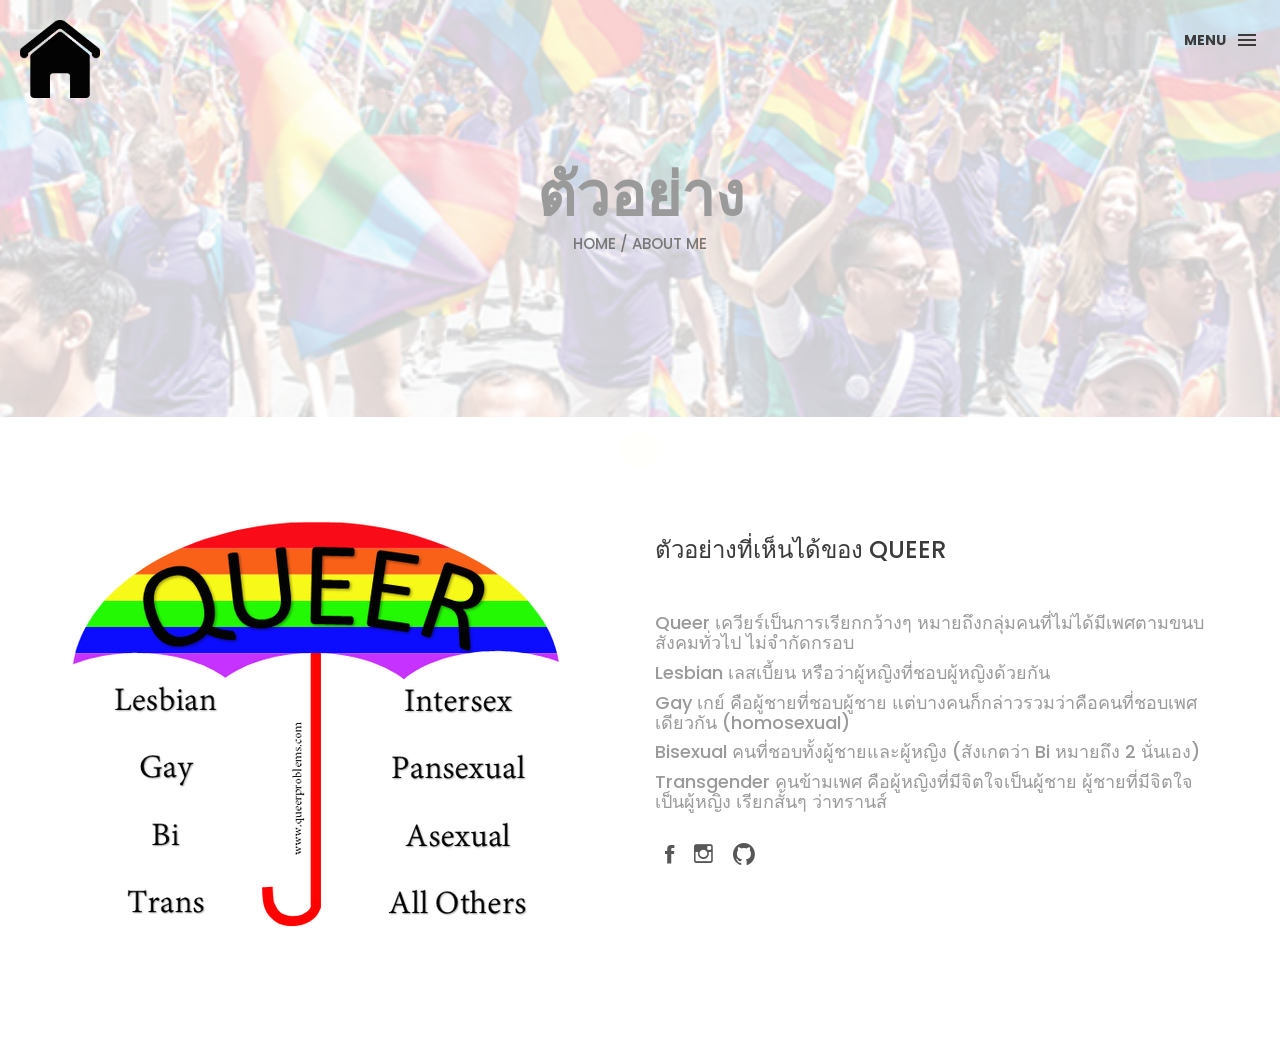
<file: Web Human Right/Queer/example.html>
<!DOCTYPE html>
<html lang="en">

<head>
    <meta charset="utf-8">
    <meta http-equiv="X-UA-Compatible" content="IE=edge">
    <meta name="viewport" content="width=device-width, initial-scale=1">
    <!-- The above 3 meta tags *must* come first in the head; any other head content must come *after* these tags -->
    <title>Queer</title>
    <link rel="icon" href="img/fav.png" type="image/x-icon">

    <!-- Bootstrap -->
    <link href="css/bootstrap.min.css" rel="stylesheet">
    <link href="ionicons/css/ionicons.min.css" rel="stylesheet">

    <!-- main css -->
    <link href="css/style.css" rel="stylesheet">


    <!-- modernizr -->
    <script src="js/modernizr.js"></script>

    <!-- HTML5 shim and Respond.js for IE8 support of HTML5 elements and media queries -->
    <!-- WARNING: Respond.js doesn't work if you view the page via file:// -->
    <!--[if lt IE 9]>
      <script src="https://oss.maxcdn.com/html5shiv/3.7.2/html5shiv.min.js"></script>
      <script src="https://oss.maxcdn.com/respond/1.4.2/respond.min.js"></script>
    <![endif]-->
</head>

<body>

    <!-- Preloader -->
    <div id="preloader">
        <div class="pre-container">
            <div class="spinner">
                <div class="double-bounce1"></div>
                <div class="double-bounce2"></div>
            </div>
        </div>
    </div>
    <!-- end Preloader -->

    <div class="container-fluid">
        <!-- box header -->
        <header class="box-header">
            <div class="box-logo">
                <a href="index.html"><img src="img/logo.png" width="80" alt="Logo"></a>
            </div>
            <!-- box-nav -->
            <a class="box-primary-nav-trigger" href="#0">
                <span class="box-menu-text">Menu</span><span class="box-menu-icon"></span>
            </a>
            <!-- box-primary-nav-trigger -->
        </header>
        <!-- end box header -->

        <!-- nav -->
       <nav>
            <ul class="box-primary-nav">
                <li class="box-label">About Queer</li>

                <li><a href="index.html">Queer</a> <i class="ion-ios-circle-filled color"></i></li>
                <li><a href="about.html">ความหมาย</a></li>
                <li><a href="example.html">ตัวอย่าง</a></li>
                <li><a href="people.html">ผลการสำรวจ</a></li>



                <li class="box-label">Follow me</li>

                <li class="box-social"><a href="https://www.facebook.com/SeenK1999"><i class="ion-social-facebook"></i></a></li>
                <li class="box-social"><a href="https://www.instagram.com/seen.ktn/?hl=th"><i class="ion-social-instagram-outline"></i></a></li>
                <li class="box-social"><a href="https://github.com/Krittanai1999"><i class="ion-social-github"></i></a></li>

            </ul>
        </nav>
        <!-- end nav -->
    </div>

   <!-- Top bar -->
    <div class="top-bar">
        <h1>ตัวอย่าง</h1>
        <p><a href="index.html">Home</a> / About me</p>
    </div>
    <!-- end Top bar -->

    <!-- Main container -->
    <div class="container main-container clearfix">
        <div class="col-md-6">
            <img src="img/queer.png" align="middle" alt="image" />
        </div>
        <div class="col-md-6">
           <h3 class="uppercase">ตัวอย่างที่เห็นได้ของ Queer </h3>
           <div class="h-30"></div>

            <h4> Queer เควียร์เป็นการเรียกกว้างๆ หมายถึงกลุ่มคนที่ไม่ได้มีเพศตามขนบสังคมทั่วไป ไม่จำกัดกรอบ</h4>

            <h4>Lesbian เลสเบี้ยน หรือว่าผู้หญิงที่ชอบผู้หญิงด้วยกัน</h4>

            <h4>Gay เกย์ คือผู้ชายที่ชอบผู้ชาย แต่บางคนก็กล่าวรวมว่าคือคนที่ชอบเพศเดียวกัน (homosexual)</h4>

            <h4>Bisexual คนที่ชอบทั้งผู้ชายและผู้หญิง (สังเกตว่า Bi หมายถึง 2 นั่นเอง)</h4>

            <h4>Transgender คนข้ามเพศ คือผู้หญิงที่มีจิตใจเป็นผู้ชาย ผู้ชายที่มีจิตใจเป็นผู้หญิง เรียกสั้นๆ ว่าทรานส์</h4>

            <div class="h-10"></div>
            <ul class="social-ul">
                <li class="box-social"><a href="https://www.facebook.com/SeenK1999"><i class="ion-social-facebook"></i></a></li>
                <li class="box-social"><a href="https://www.instagram.com/seen.ktn/?hl=th"><i class="ion-social-instagram-outline"></i></a></li>
                <li class="box-social"><a href="https://github.com/Krittanai1999"><i class="ion-social-github"></i></a></li>
            </ul>


        </div>
    </div>
    <!-- end Main container -->


    <!-- back to top -->
    <a href="#0" class="cd-top"><i class="ion-android-arrow-up"></i></a>
    <!-- end back to top -->



    <!-- jQuery -->
    <script src="js/jquery-2.1.1.js"></script>
    <!--  plugins -->
    <script src="js/bootstrap.min.js"></script>
    <script src="js/menu.js"></script>
    <script src="js/animated-headline.js"></script>
    <script src="js/isotope.pkgd.min.js"></script>


    <!--  custom script -->
    <script src="js/custom.js"></script>

</body>

</html>
</file>
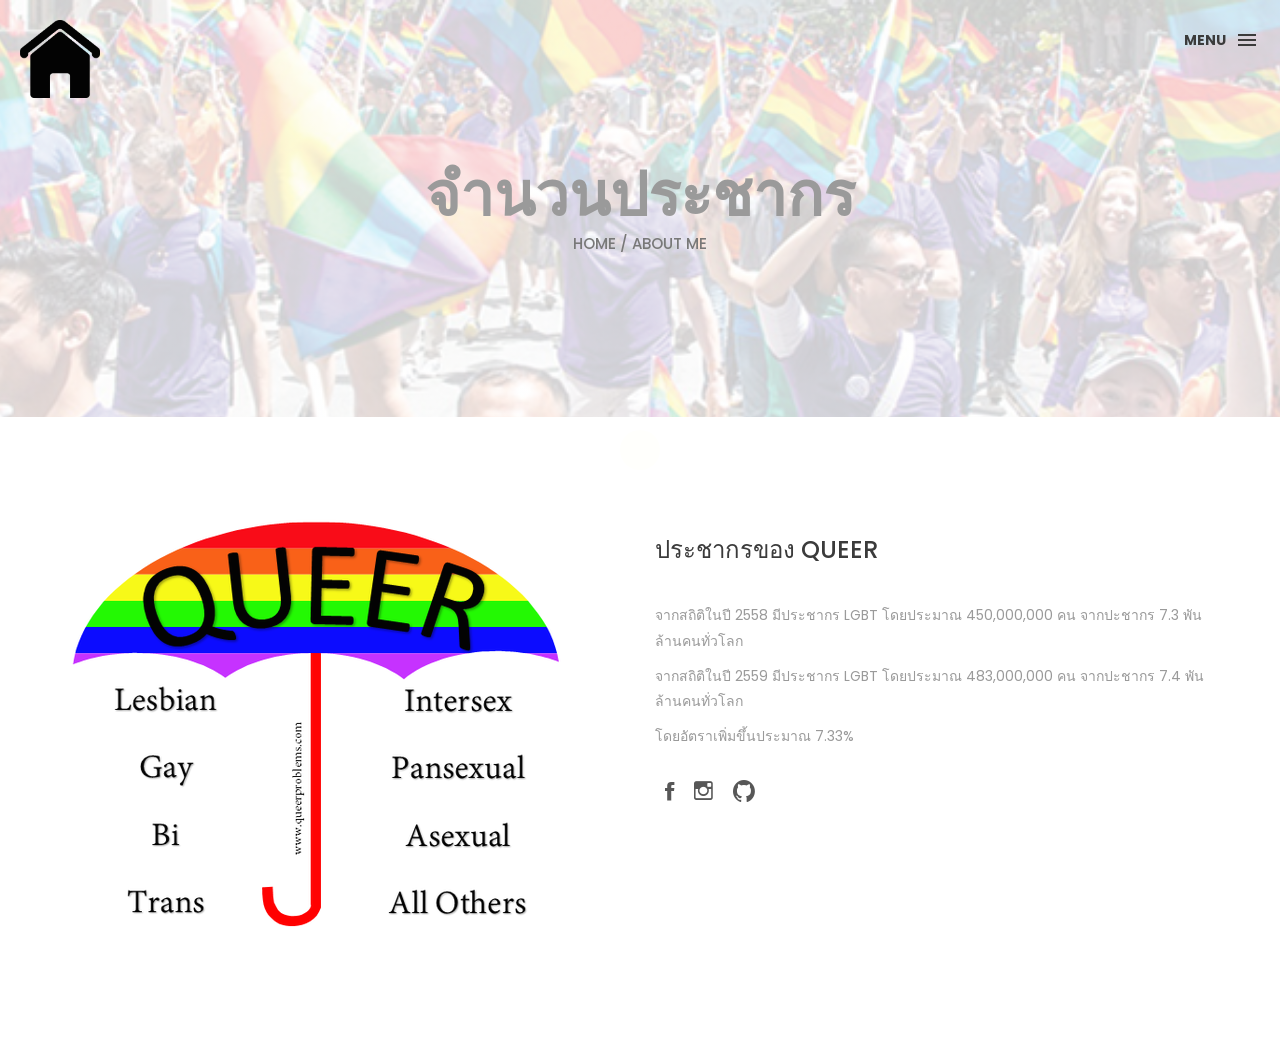
<file: Web Human Right/Queer/people.html>
<!DOCTYPE html>
<html lang="en">

<head>
    <meta charset="utf-8">
    <meta http-equiv="X-UA-Compatible" content="IE=edge">
    <meta name="viewport" content="width=device-width, initial-scale=1">
    <!-- The above 3 meta tags *must* come first in the head; any other head content must come *after* these tags -->
    <title>Queer</title>
    <link rel="icon" href="img/fav.png" type="image/x-icon">

    <!-- Bootstrap -->
    <link href="css/bootstrap.min.css" rel="stylesheet">
    <link href="ionicons/css/ionicons.min.css" rel="stylesheet">

    <!-- main css -->
    <link href="css/style.css" rel="stylesheet">


    <!-- modernizr -->
    <script src="js/modernizr.js"></script>

    <!-- HTML5 shim and Respond.js for IE8 support of HTML5 elements and media queries -->
    <!-- WARNING: Respond.js doesn't work if you view the page via file:// -->
    <!--[if lt IE 9]>
      <script src="https://oss.maxcdn.com/html5shiv/3.7.2/html5shiv.min.js"></script>
      <script src="https://oss.maxcdn.com/respond/1.4.2/respond.min.js"></script>
    <![endif]-->
</head>

<body>

    <!-- Preloader -->
    <div id="preloader">
        <div class="pre-container">
            <div class="spinner">
                <div class="double-bounce1"></div>
                <div class="double-bounce2"></div>
            </div>
        </div>
    </div>
    <!-- end Preloader -->

    <div class="container-fluid">
        <!-- box-header -->
        <header class="box-header">
            <div class="box-logo">
                <a href="index.html"><img src="img/logo.png" width="80" alt="Logo"></a>
            </div>
            <!-- box-nav -->
            <a class="box-primary-nav-trigger" href="#0">
                <span class="box-menu-text">Menu</span><span class="box-menu-icon"></span>
            </a>
        </header>
        <!-- end box-header -->

        <!-- nav -->
        <nav>
            <ul class="box-primary-nav">
                <li class="box-label">About Queer</li>

                <li><a href="index.html">Queer</a> <i class="ion-ios-circle-filled color"></i></li>
                <li><a href="about.html">ความหมาย</a></li>
                <li><a href="example.html">ตัวอย่าง</a></li>
                <li><a href="people.html">ผลการสำรวจ</a></li>



                <li class="box-label">Follow me</li>

                <li class="box-social"><a href="https://www.facebook.com/SeenK1999"><i class="ion-social-facebook"></i></a></li>
                <li class="box-social"><a href="https://www.instagram.com/seen.ktn/?hl=th"><i class="ion-social-instagram-outline"></i></a></li>
                <li class="box-social"><a href="https://github.com/Krittanai1999"><i class="ion-social-github"></i></a></li>

            </ul>
        </nav>
        <!-- end nav -->
    </div>

   <!-- Top bar -->
    <div class="top-bar">
        <h1>จำนวนประชากร</h1>
        <p><a href="index.html">Home</a> / About me</p>
    </div>
    <!-- end Top bar -->

    <!-- Main container -->
    <div class="container main-container clearfix">
        <div class="col-md-6">
            <img src="img/queer.png" align="middle" alt="image" />
        </div>
        <div class="col-md-6">
           <h3 class="uppercase">ประชากรของ Queer </h3>
           <div class="h-30"></div>

            <p> จากสถิติในปี 2558 มีประชากร LGBT โดยประมาณ 450,000,000 คน จากปะชากร 7.3 พันล้านคนทั่วโลก </p>

            <p> จากสถิติในปี 2559 มีประชากร LGBT โดยประมาณ 483,000,000 คน จากปะชากร 7.4 พันล้านคนทั่วโลก </p>

            <p>โดยอัตราเพิ่มขึ้นประมาณ 7.33%<p>

            <div class="h-10"></div>
            <ul class="social-ul">
                <li class="box-social"><a href="https://www.facebook.com/SeenK1999"><i class="ion-social-facebook"></i></a></li>
                <li class="box-social"><a href="https://www.instagram.com/seen.ktn/?hl=th"><i class="ion-social-instagram-outline"></i></a></li>
                <li class="box-social"><a href="https://github.com/Krittanai1999"><i class="ion-social-github"></i></a></li>
            </ul>


        </div>
    </div>
    <!-- end Main container -->



    <!-- back to top -->
    <a href="#0" class="cd-top"><i class="ion-android-arrow-up"></i></a>
    <!-- end back to top -->




    <!-- jQuery -->
    <script src="js/jquery-2.1.1.js"></script>
    <!--  plugins -->
    <script src="js/bootstrap.min.js"></script>
    <script src="js/menu.js"></script>
    <script src="js/animated-headline.js"></script>
    <script src="js/isotope.pkgd.min.js"></script>


    <!--  custom script -->
    <script src="js/custom.js"></script>

</body>

</html>
</file>
<file: Web Human Right/Queer/css/style.css>
/*
* Box Theme
* Created by : Ahmed Eissa
* website : www.ahmedessa.net
* behance : https://www.behance.net/3essa
*/


/* Table of Content
==================================================
	- Google fonts & font family -
	- General -
    - typography -
    - Preloader -
	- Header -
    - box intro section -
    - Portfoilo section -
    - Footer -
    - About page -
    - Services page -
    - contact page -
    - Portfolio single page -
    - Responsive media queries -
*/


/* Google fonts & font family
==================================================*/

@import url(https://fonts.googleapis.com/css?family=Poppins:400,500,600,700);

/* General
==================================================*/

html,
body {
    height: 100%;
    font-family: 'Poppins', sans-serif;
    line-height: 1.8;
    color: #999
}

.no-padding {
    padding-left: 0;
    padding-right: 0;
}

.no-padding [class^="col-"] {
    padding-left: 0;
    padding-right: 0;
}

.main-container {
    padding: 100px 0;
}

.center {
    text-align: center;
}

a {
    -webkit-transition: all .3s;
    transition: all .3s
}

.uppercase {
    text-transform: uppercase;
}

.h-30 {
    height: 30px
}

.h-10 {
    height: 10px
}

.color {
    color: #ffbf00;
    font-size: 11px;
}


/* typography
==================================================*/

h1 {
    color: #393939;
    font-size: 60px;
    text-transform: uppercase;
}

h3 {
    color: #393939;
}

h5 {
    color: #ffbf00;
}


/* preloader
==================================================*/

#preloader {
    position: fixed;
    top: 0;
    left: 0;
    right: 0;
    bottom: 0;
    background-color: #f5f5f5;
    /* change if the mask should be a color other than white */
    z-index: 1000;
    /* makes sure it stays on top */
}

.pre-container {
    position: absolute;
    left: 50%;
    top: 50%;
    bottom: auto;
    right: auto;
    -webkit-transform: translateX(-50%) translateY(-50%);
    transform: translateX(-50%) translateY(-50%);
    text-align: center;
}

.spinner {
    width: 40px;
    height: 40px;
    position: relative;
    margin: 100px auto;
}

.double-bounce1,
.double-bounce2 {
    width: 100%;
    height: 100%;
    border-radius: 50%;
    background-color: #ffbf00;
    opacity: 0.6;
    position: absolute;
    top: 0;
    left: 0;
    -webkit-animation: bounce 2.0s infinite ease-in-out;
    animation: bounce 2.0s infinite ease-in-out;
}

.double-bounce2 {
    -webkit-animation-delay: -1.0s;
    animation-delay: -1.0s;
}

@-webkit-keyframes bounce {
    0%,
    100% {
        -webkit-transform: scale(0.0)
    }
    50% {
        -webkit-transform: scale(1.0)
    }
}

@keyframes bounce {
    0%,
    100% {
        transform: scale(0.0);
        -webkit-transform: scale(0.0);
    }
    50% {
        transform: scale(1.0);
        -webkit-transform: scale(1.0);
    }
}


/* headr
==================================================*/

.box-header {
    position: absolute;
    top: 0;
    left: 0;
    background: rgba(255, 255, 255, 0.95);
    height: 50px;
    width: 100%;
    z-index: 3;
    box-shadow: 0 1px 2px rgba(0, 0, 0, 0.3);
    -webkit-font-smoothing: antialiased;
    -moz-osx-font-smoothing: grayscale;
}

.box-header {
    height: 80px;
    background: transparent;
    box-shadow: none;
}

.box-header {
    -webkit-transition: background-color 0.3s;
    transition: background-color 0.3s;
    -webkit-transform: translate3d(0, 0, 0);
    transform: translate3d(0, 0, 0);
    -webkit-backface-visibility: hidden;
    backface-visibility: hidden;
}

.box-header.is-fixed {
    position: fixed;
    top: -80px;
    background-color: rgba(255, 255, 255, 0.96);
    -webkit-transition: -webkit-transform 0.3s;
    transition: -webkit-transform 0.3s;
    transition: transform 0.3s;
    transition: transform 0.3s, -webkit-transform 0.3s;
}

.box-header.is-visible {
    -webkit-transform: translate3d(0, 100%, 0);
    transform: translate3d(0, 100%, 0);
}

.box-header.menu-is-open {
    background-color: rgba(255, 255, 255, 0.96);
}

.box-logo {
    display: block;
    padding: 20px;
}

.box-primary-nav-trigger {
    position: absolute;
    right: 0;
    top: 0;
    height: 100%;
    width: 50px;
    background-color: #fff;
}

.box-primary-nav-trigger .box-menu-text {
    color: #393939;
    text-transform: uppercase;
    font-weight: 700;
    display: none;
}

.box-primary-nav-trigger .box-menu-icon {
    display: inline-block;
    position: absolute;
    left: 50%;
    top: 50%;
    bottom: auto;
    right: auto;
    -webkit-transform: translateX(-50%) translateY(-50%);
    transform: translateX(-50%) translateY(-50%);
    width: 18px;
    height: 2px;
    background-color: #393939;
    -webkit-transition: background-color 0.3s;
    transition: background-color 0.3s;
    list-style: none;
}

.box-primary-nav-trigger .box-menu-icon::before,
.box-primary-nav-trigger .box-menu-icon:after {
    content: '';
    width: 100%;
    height: 100%;
    position: absolute;
    background-color: #393939;
    right: 0;
    -webkit-transition: -webkit-transform .3s, top .3s, background-color 0s;
    -webkit-transition: top .3s, background-color 0s, -webkit-transform .3s;
    transition: top .3s, background-color 0s, -webkit-transform .3s;
    transition: transform .3s, top .3s, background-color 0s;
    transition: transform .3s, top .3s, background-color 0s, -webkit-transform .3s;
}

.box-primary-nav-trigger .box-menu-icon::before {
    top: -5px;
}

.box-primary-nav-trigger .box-menu-icon::after {
    top: 5px;
}

.box-primary-nav-trigger .box-menu-icon.is-clicked {
    background-color: rgba(255, 255, 255, 0);
}

.box-primary-nav-trigger .box-menu-icon.is-clicked::before,
.box-primary-nav-trigger .box-menu-icon.is-clicked::after {
    background-color: 393939;
}

.box-primary-nav-trigger .box-menu-icon.is-clicked::before {
    top: 0;
    -webkit-transform: rotate(135deg);
    transform: rotate(135deg);
}

.box-primary-nav-trigger .box-menu-icon.is-clicked::after {
    top: 0;
    -webkit-transform: rotate(225deg);
    transform: rotate(225deg);
}

.box-primary-nav-trigger {
    width: 100px;
    padding-left: 1em;
    background-color: transparent;
    height: 30px;
    line-height: 30px;
    right: 10px;
    top: 50%;
    bottom: auto;
    -webkit-transform: translateY(-50%);
    transform: translateY(-50%);
}

.box-primary-nav-trigger .box-menu-text {
    display: inline-block;
}

.box-primary-nav-trigger .box-menu-icon {
    left: auto;
    right: 1em;
    -webkit-transform: translateX(0) translateY(-50%);
    transform: translateX(0) translateY(-50%);
}

.box-primary-nav {
    position: fixed;
    left: 0;
    top: 0;
    height: 100%;
    width: 100%;
    background: rgba(0, 0, 0, 0.96);
    z-index: 2;
    text-align: center;
    padding: 50px 0;
    -webkit-backface-visibility: hidden;
    backface-visibility: hidden;
    overflow: auto;
    -webkit-overflow-scrolling: touch;
    -webkit-transform: translateY(-100%);
    transform: translateY(-100%);
    -webkit-transition-property: -webkit-transform;
    transition-property: -webkit-transform;
    transition-property: transform;
    transition-property: transform, -webkit-transform;
    -webkit-transition-duration: 0.4s;
    transition-duration: 0.4s;
    list-style: none;
}

.box-primary-nav li {
    font-size: 22px;
    font-size: 1.375rem;
    font-weight: 300;
    -webkit-font-smoothing: antialiased;
    -moz-osx-font-smoothing: grayscale;
    margin: .2em 0;
    text-transform: capitalize;
}

.box-primary-nav a {
    display: inline-block;
    padding: .4em 1em;
    border-radius: 0.25em;
    -webkit-transition: all 0.2s;
    transition: all 0.2s;
    color: #fff;
    text-decoration: none;
    font-weight: bold;
}
.box-primary-nav a:focus {
    outline: none;
}

.no-touch .box-primary-nav a:hover {
    text-decoration: none;
    color: #ddd;
}

.box-primary-nav .box-label {
    color: #ffbf00;
    text-transform: uppercase;
    font-weight: 700;
    font-size: 17px;
    margin: 2.4em 0 .8em;
}

.box-primary-nav .box-social {
    display: inline-block;
    margin: 10px .4em;
}

.box-primary-nav .box-social a {
    width: 30px;
    height: 30px;
    padding: 0;
    font-size: 30px
}

.box-primary-nav.is-visible {
    -webkit-transform: translateY(0);
    transform: translateY(0);
}

.box-primary-nav {
    padding: 150px 0 0;
}

.box-primary-nav li {
    font-size: 18px;
}


/* box-intro
==================================================*/

.box-intro {
    text-align: center;
    display: table;
    height: 100vh;
    width: 100%;
}

.box-intro .table-cell {
    display: table-cell;
    vertical-align: middle;
}

.box-intro em {
    font-style: normal;
    text-transform: uppercase
}

b i:last-child {
    color: #ffbf00 !important;
}

.box-intro h5 {
    letter-spacing: 4px;
    text-transform: uppercase;
    color: #999;
    line-height: 1.7
}


/* mouse effect */

.mouse {
    position: absolute;
    width: 22px;
    height: 42px;
    bottom: 40px;
    left: 50%;
    margin-left: -12px;
    border-radius: 15px;
    border: 2px solid #888;
    -webkit-animation: intro 1s;
    animation: intro 1s;
}

.scroll {
    display: block;
    width: 3px;
    height: 3px;
    margin: 6px auto;
    border-radius: 4px;
    background: #888;
    -webkit-animation: finger 2s infinite;
    animation: finger 2s infinite;
}

@-webkit-keyframes intro {
    0% {
        opacity: 0;
        -webkit-transform: translateY(40px);
        transform: translateY(40px);
    }
    100% {
        opacity: 1;
        -webkit-transform: translateY(0);
        transform: translateY(0);
    }
}

@keyframes intro {
    0% {
        opacity: 0;
        -webkit-transform: translateY(40px);
        transform: translateY(40px);
    }
    100% {
        opacity: 1;
        -webkit-transform: translateY(0);
        transform: translateY(0);
    }
}

@-webkit-keyframes finger {
    0% {
        opacity: 1;
    }
    100% {
        opacity: 0;
        -webkit-transform: translateY(20px);
        transform: translateY(20px);
    }
}

@keyframes finger {
    0% {
        opacity: 1;
    }
    100% {
        opacity: 0;
        -webkit-transform: translateY(20px);
        transform: translateY(20px);
    }
}


/* text rotate */

.box-headline {
    font-size: 130px;
    line-height: 1.0;
}

.box-words-wrapper {
    display: inline-block;
    position: relative;
}

.box-words-wrapper b {
    display: inline-block;
    position: absolute;
    white-space: nowrap;
    left: 0;
    top: 0;
}

.box-words-wrapper b.is-visible {
    position: relative;
}

.no-js .box-words-wrapper b {
    opacity: 0;
}

.no-js .box-words-wrapper b.is-visible {
    opacity: 1;
}

.box-headline.rotate-2 .box-words-wrapper {
    -webkit-perspective: 300px;
    perspective: 300px;
}

.box-headline.rotate-2 i,
.box-headline.rotate-2 em {
    display: inline-block;
    -webkit-backface-visibility: hidden;
    backface-visibility: hidden;
}

.box-headline.rotate-2 b {
    opacity: 0;
}

.box-headline.rotate-2 i {
    -webkit-transform-style: preserve-3d;
    transform-style: preserve-3d;
    -webkit-transform: translateZ(-20px) rotateX(90deg);
    transform: translateZ(-20px) rotateX(90deg);
    opacity: 0;
}

.is-visible .box-headline.rotate-2 i {
    opacity: 1;
}

.box-headline.rotate-2 i.in {
    -webkit-animation: box-rotate-2-in 0.4s forwards;
    animation: box-rotate-2-in 0.4s forwards;
}

.box-headline.rotate-2 i.out {
    -webkit-animation: box-rotate-2-out 0.4s forwards;
    animation: box-rotate-2-out 0.4s forwards;
}

.box-headline.rotate-2 em {
    -webkit-transform: translateZ(20px);
    transform: translateZ(20px);
}

.no-csstransitions .box-headline.rotate-2 i {
    -webkit-transform: rotateX(0deg);
    transform: rotateX(0deg);
    opacity: 0;
}

.no-csstransitions .box-headline.rotate-2 i em {
    -webkit-transform: scale(1);
    transform: scale(1);
}

.no-csstransitions .box-headline.rotate-2 .is-visible i {
    opacity: 1;
}

@-webkit-keyframes box-rotate-2-in {
    0% {
        opacity: 0;
        -webkit-transform: translateZ(-20px) rotateX(90deg);
    }
    60% {
        opacity: 1;
        -webkit-transform: translateZ(-20px) rotateX(-10deg);
    }
    100% {
        opacity: 1;
        -webkit-transform: translateZ(-20px) rotateX(0deg);
    }
}

@keyframes box-rotate-2-in {
    0% {
        opacity: 0;
        -webkit-transform: translateZ(-20px) rotateX(90deg);
        transform: translateZ(-20px) rotateX(90deg);
    }
    60% {
        opacity: 1;
        -webkit-transform: translateZ(-20px) rotateX(-10deg);
        transform: translateZ(-20px) rotateX(-10deg);
    }
    100% {
        opacity: 1;
        -webkit-transform: translateZ(-20px) rotateX(0deg);
        transform: translateZ(-20px) rotateX(0deg);
    }
}

@-webkit-keyframes box-rotate-2-out {
    0% {
        opacity: 1;
        -webkit-transform: translateZ(-20px) rotateX(0);
    }
    60% {
        opacity: 0;
        -webkit-transform: translateZ(-20px) rotateX(-100deg);
    }
    100% {
        opacity: 0;
        -webkit-transform: translateZ(-20px) rotateX(-90deg);
    }
}

@keyframes box-rotate-2-out {
    0% {
        opacity: 1;
        -webkit-transform: translateZ(-20px) rotateX(0);
        transform: translateZ(-20px) rotateX(0);
    }
    60% {
        opacity: 0;
        -webkit-transform: translateZ(-20px) rotateX(-100deg);
        transform: translateZ(-20px) rotateX(-100deg);
    }
    100% {
        opacity: 0;
        -webkit-transform: translateZ(-20px) rotateX(-90deg);
        transform: translateZ(-20px) rotateX(-90deg);
    }
}


/* portfolio section
==================================================*/

.portfolio .categories-grid span {
    font-size: 30px;
    margin-bottom: 30px;
    display: inline-block;
}

.portfolio .categories-grid .categories ul li {
    list-style: none;
    margin: 20px 0;
}

.portfolio .categories-grid .categories ul li a {
    display: inline-block;
    color: #60606e;
    padding: 0 10px;
    margin: 0 10px;
    -webkit-transition: all .2s ease-in-out .2s;
    transition: all .2s ease-in-out .2s;
}

.portfolio .categories-grid .categories ul li a:hover,
.portfolio .categories-grid .categories ul li a:focus {
    text-decoration: none;
}

.portfolio .categories-grid .categories ul li a.active {
    margin-left: 0;
    background-color: #ffbf00;
    padding: 0px 20px;
    color: white;
    border-radius: 25px;
    text-decoration: none;
}

.portfolio_filter {
    padding-left: 0;
}

.portfolio_item {
    position: relative;
    overflow: hidden;
    display: block;
}

.portfolio_item .portfolio_item_hover {
    position: absolute;
    top: 0px;
    left: 0px;
    height: 100%;
    width: 100%;
    background-color: rgba(0, 0, 0, .8);
    -webkit-transform: translate(-100%);
    transform: translate(-100%);
    opacity: 0;
    -webkit-transition: all .2s ease-in-out;
    transition: all .2s ease-in-out;
}

.portfolio_item .portfolio_item_hover .item_info {
    text-align: center;
    position: absolute;
    top: 50%;
    left: 50%;
    -webkit-transform: translate(-50%, -50%);
    transform: translate(-50%, -50%);
    padding: 10px;
    width: 100%;
    font-weight: bold;
}

.portfolio_item .portfolio_item_hover .item_info span {
    display: block;
    color: #fff;
    font-size: 18px;
    -webkit-transform: translateX(-100px);
    transform: translateX(-100px);
    -webkit-transition: all .2s ease-in-out .2s;
    transition: all .2s ease-in-out .2s;
    opacity: 0;
}

.portfolio_item .portfolio_item_hover .item_info em {
    font-style: normal;
    display: inline-block;
    background-color: #ffbf00;
    padding: 5px 20px;
    border-radius: 25px;
    color: #333;
    margin-top: 10px;
    -webkit-transform: translateX(-100px);
    transform: translateX(-100px);
    -webkit-transition: all .3s ease-in-out .3s;
    transition: all .3s ease-in-out .3s;
    opacity: 0;
    font-size: 10px;
    letter-spacing: 2px;
}

.portfolio_item:hover .portfolio_item_hover {
    opacity: 1;
    -webkit-transform: translateX(0);
    transform: translateX(0);
}

.portfolio_item:hover .item_info em,
.portfolio_item:hover .item_info span {
    opacity: 1;
    -webkit-transform: translateX(0);
    transform: translateX(0);
}

.portfolio .categories-grid .categories ul li {
    float: left;
}

.portfolio .categories-grid .categories ul li a {
    padding: 0 10px;
    -webkit-transition: all .2s ease-in-out .2s;
    transition: all .2s ease-in-out .2s;
}

.portfolio_filter {
    padding-left: 0;
    display: inline-block;
    margin: 0 auto;
    text-align: center;
    margin-bottom: 50px;
}

.portfolio-inner {
    padding-bottom: 0 !important;
    padding-top: 55px;
}


/* footer
==================================================*/

footer {
    padding: 30px 0;
    text-align: center;
    background: #f5f5f5
}

.copyright {
    color: #ccc;
    margin-bottom: 0;
}

footer img {
    margin: 0 auto;
}


/* backto top
==================================================*/

.cd-top {
    display: inline-block;
    height: 40px;
    width: 40px;
    position: fixed;
    bottom: 20px;
    line-height: 40px;
    font-size: 20px;
    right: 10px;
    text-align: center;
    color: #fff;
    background: rgba(255, 191, 0, 0.8);
    visibility: hidden;
    opacity: 0;
    -webkit-transition: opacity .3s 0s, visibility 0s .3s;
    transition: opacity .3s 0s, visibility 0s .3s;
}

.cd-top.cd-is-visible,
.cd-top.cd-fade-out,
.no-touch .cd-top:hover {
    -webkit-transition: opacity .3s 0s, visibility 0s 0s;
    transition: opacity .3s 0s, visibility 0s 0s;
}

.cd-top.cd-is-visible {
    /* the button becomes visible */
    visibility: visible;
    opacity: 1;
}

.cd-top.cd-fade-out {
    opacity: .5;
}

.no-touch .cd-top:hover,
.no-touch .cd-top:focus {
    background-color: #ffbf00;
    opacity: 1;
    color: #fff;
}


/* About page
==================================================*/

.top-bar {
    color: #333;
    padding: 150px 0 150px;
    background: -webkit-linear-gradient( rgba(255, 255, 255, .8), rgba(255, 255, 255, .8)), url(../img/01.jpg);
    background: linear-gradient( rgba(255, 255, 255, .8), rgba(255, 255, 255, .8)), url(../img/01.jpg);
    background-size: cover;
    background-attachment: fixed;
    background-position: center center;
    text-align: center;
}

.top-bar h1 {
    font-size: 60px;
    text-transform: uppercase;
    font-weight: 700;
    color: #999;
    line-height: 50px;
}

.top-bar p {
    font-size: 15px;
    text-transform: uppercase;
    font-weight: 500;
    color: #777;
}

.top-bar p a {
    color: #777;
}

.top-bar p a:hover,
.top-bar p a:focus {
    color: #555;
    text-decoration: none;
}

.social-ul {
    list-style: none;
    display: inline-block;
    padding-left: 0;
}

.social-ul li {
    margin: 0 10px;
    float: left;
}

.social-ul li a {
    font-size: 25px;
    color: #555;
    -webkit-transition: all .3s;
    transition: all .3s;
}

.social-ul li a:hover {
    color: #888;
}


/* Services page
==================================================*/

.size-50 {
    font-size: 50px;
}

.service-box {
    margin-bottom: 30px;
}

.service-box h3 {
    margin-top: 0;
}


/* contact page
==================================================*/

.details-text i {
    margin-right: 10px;
}

.textarea-contact {
    height: 200px;
    width: 100%;
    border: solid 1px rgba(0, 0, 0, .1);
    position: relative;
}

.textarea-contact textarea {
    height: 100%;
    width: 100%;
    border: 0;
    padding: 20px;
    background-color: transparent;
    float: left;
    z-index: 2;
    font-size: 14px;
    color: #9a9a9a;
    resize: none;
}

.textarea-contact > span {
    position: absolute;
    top: 20px;
    left: 20px;
    -webkit-transform: translateY(-50%);
    transform: translateY(-50%);
    font-size: 12px;
    text-transform: uppercase;
    color: #cdcdcd;
    -webkit-transition: all .2s ease-in-out;
    transition: all .2s ease-in-out;
    z-index: 1;
}

.input-contact {
    height: 40px;
    width: 100%;
    border: solid 1px rgba(0, 0, 0, .1);
    position: relative;
    margin-bottom: 30px;
}

.input-contact input[type="text"] {
    height: 100%;
    width: 100%;
    border: 0;
    padding: 0 20px;
    float: left;
    position: relative;
    background-color: transparent;
    z-index: 2;
    font-size: 14px;
    color: #9a9a9a;
}

.input-contact > span {
    position: absolute;
    top: 50%;
    left: 20px;
    -webkit-transform: translateY(-50%);
    transform: translateY(-50%);
    font-size: 12px;
    text-transform: uppercase;
    color: #cdcdcd;
    -webkit-transition: all .2s ease-in-out;
    transition: all .2s ease-in-out;
    z-index: 1;
}

.input-contact > span.active,
.textarea-contact > span.active {
    color: #ffbf00;
    font-size: 10px;
    top: 0px;
    left: 5px;
    background-color: #fff;
    padding: 5px
}

input:focus,
textarea:focus {
    outline: none;
}

.contact-info {
    margin-top: 20px;
}

.contact-info i {
    height: 30px;
    width: 30px;
    display: inline-block;
    background: #ffbf00;
    text-align: center;
    line-height: 33px;
    margin-right: 10px;
    color: #fff;
    font-size: 21px;
}

.contact-info p {
    display: inline-block;
    margin-right: 20px;
}

.btn-box {
    background: #ffbf00;
    padding: 10px 50px;
    border-radius: 0;
    color: #fff;
    margin-top: 20px;
    text-transform: uppercase;
    letter-spacing: 2px;
    font-weight: 500;
}

.btn-box:hover,
.btn-box:focus {
    background: #F5B700;
    color: #fff;
}


/* single project page
==================================================*/

.cat-ul {
    padding-left: 0;
    list-style: none
}

.cat-ul li i {
    margin-right: 10px;
    color: #ffbf00;
}


/* Responsive media queries
==================================================*/

@media (max-width: 991px) {
    .portfolio .categories-grid span {
        margin-bottom: 0;
        text-align: center;
        width: 100%;
    }
    .portfolio .categories-grid .categories ul li {
        text-align: center;
    }
    .portfolio .categories-grid .categories ul li a {
        margin-left: 0;
    }
    .col-md-6 h3 {
        margin-top: 30px;
    }
}

@media only screen and (max-width: 670px) {
    .box-headline {
        font-size: 100px;
    }
    .box-intro h5 {
        font-size: 12px;
    }
    .box-primary-nav a {
        padding: 5px 1em;
        font-size: 14px;
    }
    .box-primary-nav {
        padding: 80px 0 0;
    }
    .box-primary-nav .box-social a {
        font-size: 23px;
    }
    .top-bar h1 {
        font-size: 40px;
        line-height: 30px;
    }
    .portfolio .categories-grid .categories ul li {
        float: none;
    }
}

@media only screen and (max-width: 520px) {
    .box-headline {
        font-size: 80px;
    }
    .box-intro h5 {
        font-size: 12px;
    }
    .main-container {
        padding: 50px 0;
    }
}

@media only screen and (max-width: 420px) {
    .box-headline {
        font-size: 50px;
    }
    .box-intro h5 {
        font-size: 12px;
    }
    .top-bar h1 {
        font-size: 30px;
        line-height: 30px;
    }
}
</file>
<file: Web/Queer/css/style.css>
/*
* Box Theme
* Created by : Ahmed Eissa
* website : www.ahmedessa.net
* behance : https://www.behance.net/3essa
*/


/* Table of Content
==================================================
	- Google fonts & font family -
	- General -
    - typography -
    - Preloader -
	- Header -
    - box intro section -
    - Portfoilo section -
    - Footer -
    - About page -
    - Services page -
    - contact page -
    - Portfolio single page -
    - Responsive media queries -
*/


/* Google fonts & font family
==================================================*/

@import url(https://fonts.googleapis.com/css?family=Poppins:400,500,600,700);

/* General
==================================================*/

html,
body {
    height: 100%;
    font-family: Century Gothic;
    line-height: 1.4;
    color: #999
}
nav {
    position: fixed;
    top: 0;
    left: 0;
    width: 100%;
    height: auto;
    padding: 10px 100px;
    box-sizing: border-box;
    transition: .3s;
}

p {
    font-family: cloud light;
    font-size: 18px;
}

h4 {
    font-family: cloud light;
    font-size: 20px;
}

nav .c {
    font-size: 5px;
}

nav.black {
    background: rgb(0, 0, 0, 0.8);
    height: 80px;
    padding: 10px 100px;
}

nav {
    background: rgb(255, 255, 255, 0.8);
    height: 80px;
    padding: 10px 80px;
}

nav .logo {
    padding: 10px 4px;
    height: 80px;
    float: left;
    font-size: 30px;
    transition: .3s;
}

nav.black .logo {
    color: #fff;
}

nav ul {
    list-style: none;
    float: right;
    margin: 0;
    padding: 0;
    display: flex;
}

nav ul li {
    list-style: none;
}

nav ul li a {
    line-height: 60px;
    color: #151515;
    padding: 11px 30px;
    text-decoration: none;
    text-transform: uppercase;
    transition: .3s;
    font-size: 19px;
}

nav.black ul li a {
    color: #fff;
}

nav ul li a:focus {
    outline: none;
}

nav ul li a.active {
    background: #E2472F;
    color: #fff;
    border-radius: 6px;
}
.no-padding {
    padding-left: 0;
    padding-right: 0;
}

.no-padding [class^="col-"] {
    padding-left: 0;
    padding-right: 0;
}

.main-container {
    padding-top: 70px;
}

.center {
    text-align: center;
}

a {
    -webkit-transition: all .3s;
    transition: all .3s
}

.uppercase {
    text-transform: uppercase;
}

.h-30 {
    height: 30px
}

.h-10 {
    height: 10px
}

.color {
    color: #ffbf00;
    font-size: 11px;
}


/* typography
==================================================*/

h1 {
    color: #393939;
    font-size: 60px;
    text-transform: uppercase;
}

h3 {
    color: #393939;
}

h5 {
    color: #ffbf00;
}


/* preloader
==================================================*/

#preloader {
    position: fixed;
    top: 0;
    left: 0;
    right: 0;
    bottom: 0;
    background-color: #f5f5f5;
    /* change if the mask should be a color other than white */
    z-index: 1000;
    /* makes sure it stays on top */
}

.pre-container {
    position: absolute;
    left: 50%;
    top: 50%;
    bottom: auto;
    right: auto;
    -webkit-transform: translateX(-50%) translateY(-50%);
    transform: translateX(-50%) translateY(-50%);
    text-align: center;
}

.spinner {
    width: 40px;
    height: 40px;
    position: relative;
    margin: 100px auto;
}

.double-bounce1,
.double-bounce2 {
    width: 100%;
    height: 100%;
    border-radius: 50%;
    background-color: #ffbf00;
    opacity: 0.6;
    position: absolute;
    top: 0;
    left: 0;
    -webkit-animation: bounce 2.0s infinite ease-in-out;
    animation: bounce 2.0s infinite ease-in-out;
}

.double-bounce2 {
    -webkit-animation-delay: -1.0s;
    animation-delay: -1.0s;
}

@-webkit-keyframes bounce {
    0%,
    100% {
        -webkit-transform: scale(0.0)
    }
    50% {
        -webkit-transform: scale(1.0)
    }
}

@keyframes bounce {
    0%,
    100% {
        transform: scale(0.0);
        -webkit-transform: scale(0.0);
    }
    50% {
        transform: scale(1.0);
        -webkit-transform: scale(1.0);
    }
}


/* headr
==================================================*/

.box-header {
    position: absolute;
    top: 0;
    left: 0;
    background: rgba(255, 255, 255, 0.95);
    height: 50px;
    width: 100%;
    z-index: 3;
    box-shadow: 0 1px 2px rgba(0, 0, 0, 0.3);
    -webkit-font-smoothing: antialiased;
    -moz-osx-font-smoothing: grayscale;
}

.box-header {
    height: 80px;
    background: transparent;
    box-shadow: none;
}

.box-header {
    -webkit-transition: background-color 0.3s;
    transition: background-color 0.3s;
    -webkit-transform: translate3d(0, 0, 0);
    transform: translate3d(0, 0, 0);
    -webkit-backface-visibility: hidden;
    backface-visibility: hidden;
}

.box-header.is-fixed {
    position: fixed;
    top: -80px;
    background-color: rgba(255, 255, 255, 0.96);
    -webkit-transition: -webkit-transform 0.3s;
    transition: -webkit-transform 0.3s;
    transition: transform 0.3s;
    transition: transform 0.3s, -webkit-transform 0.3s;
}

.box-header.is-visible {
    -webkit-transform: translate3d(0, 100%, 0);
    transform: translate3d(0, 100%, 0);
}

.box-header.menu-is-open {
    background-color: rgba(255, 255, 255, 0.96);
}

.box-logo {
    display: block;
    padding: 20px;
}

.box-primary-nav-trigger {
    position: absolute;
    right: 0;
    top: 0;
    height: 100%;
    width: 50px;
    background-color: #fff;
}

.box-primary-nav-trigger .box-menu-text {
    color: #393939;
    text-transform: uppercase;
    font-weight: 700;
    display: none;
}

.box-primary-nav-trigger .box-menu-icon {
    display: inline-block;
    position: absolute;
    left: 50%;
    top: 50%;
    bottom: auto;
    right: auto;
    -webkit-transform: translateX(-50%) translateY(-50%);
    transform: translateX(-50%) translateY(-50%);
    width: 18px;
    height: 2px;
    background-color: #393939;
    -webkit-transition: background-color 0.3s;
    transition: background-color 0.3s;
    list-style: none;
}

.box-primary-nav-trigger .box-menu-icon::before,
.box-primary-nav-trigger .box-menu-icon:after {
    content: '';
    width: 100%;
    height: 100%;
    position: absolute;
    background-color: #393939;
    right: 0;
    -webkit-transition: -webkit-transform .3s, top .3s, background-color 0s;
    -webkit-transition: top .3s, background-color 0s, -webkit-transform .3s;
    transition: top .3s, background-color 0s, -webkit-transform .3s;
    transition: transform .3s, top .3s, background-color 0s;
    transition: transform .3s, top .3s, background-color 0s, -webkit-transform .3s;
}

.box-primary-nav-trigger .box-menu-icon::before {
    top: -5px;
}

.box-primary-nav-trigger .box-menu-icon::after {
    top: 5px;
}

.box-primary-nav-trigger .box-menu-icon.is-clicked {
    background-color: rgba(255, 255, 255, 0);
}

.box-primary-nav-trigger .box-menu-icon.is-clicked::before,
.box-primary-nav-trigger .box-menu-icon.is-clicked::after {
    background-color: 393939;
}

.box-primary-nav-trigger .box-menu-icon.is-clicked::before {
    top: 0;
    -webkit-transform: rotate(135deg);
    transform: rotate(135deg);
}

.box-primary-nav-trigger .box-menu-icon.is-clicked::after {
    top: 0;
    -webkit-transform: rotate(225deg);
    transform: rotate(225deg);
}

.box-primary-nav-trigger {
    width: 100px;
    padding-left: 1em;
    background-color: transparent;
    height: 30px;
    line-height: 30px;
    right: 10px;
    top: 50%;
    bottom: auto;
    -webkit-transform: translateY(-50%);
    transform: translateY(-50%);
}

.box-primary-nav-trigger .box-menu-text {
    display: inline-block;
}

.box-primary-nav-trigger .box-menu-icon {
    left: auto;
    right: 1em;
    -webkit-transform: translateX(0) translateY(-50%);
    transform: translateX(0) translateY(-50%);
}

.box-primary-nav {
    position: fixed;
    left: 0;
    top: 0;
    height: 100%;
    width: 100%;
    background: rgba(0, 0, 0, 0.96);
    z-index: 2;
    text-align: center;
    padding: 50px 0;
    -webkit-backface-visibility: hidden;
    backface-visibility: hidden;
    overflow: auto;
    -webkit-overflow-scrolling: touch;
    -webkit-transform: translateY(-100%);
    transform: translateY(-100%);
    -webkit-transition-property: -webkit-transform;
    transition-property: -webkit-transform;
    transition-property: transform;
    transition-property: transform, -webkit-transform;
    -webkit-transition-duration: 0.4s;
    transition-duration: 0.4s;
    list-style: none;
}

.box-primary-nav li {
    font-size: 22px;
    font-size: 1.375rem;
    font-weight: 300;
    -webkit-font-smoothing: antialiased;
    -moz-osx-font-smoothing: grayscale;
    margin: .2em 0;
    text-transform: capitalize;
}

.box-primary-nav a {
    display: inline-block;
    padding: .4em 1em;
    border-radius: 0.25em;
    -webkit-transition: all 0.2s;
    transition: all 0.2s;
    color: #fff;
    text-decoration: none;
    font-weight: bold;
}
.box-primary-nav a:focus {
    outline: none;
}

.no-touch .box-primary-nav a:hover {
    text-decoration: none;
    color: #ddd;
}

.box-primary-nav .box-label {
    color: #ffbf00;
    text-transform: uppercase;
    font-weight: 700;
    font-size: 17px;
    margin: 2.4em 0 .8em;
}

.box-primary-nav .box-social {
    display: inline-block;
    margin: 10px .4em;
}

.box-primary-nav .box-social a {
    width: 30px;
    height: 30px;
    padding: 0;
    font-size: 30px
}

.box-primary-nav.is-visible {
    -webkit-transform: translateY(0);
    transform: translateY(0);
}

.box-primary-nav {
    padding: 150px 0 0;
}

.box-primary-nav li {
    font-size: 18px;
}


/* box-intro
==================================================*/

.box-intro {
    text-align: center;
    display: table;
    height: 100vh;
    width: 100%;
}

.box-intro .table-cell {
    display: table-cell;
    vertical-align: middle;
}

.box-intro em {
    font-style: normal;
    text-transform: uppercase
}

b i:last-child {
    color: #ffbf00 !important;
}

.box-intro h5 {
    letter-spacing: 4px;
    text-transform: uppercase;
    color: #999;
    line-height: 1.7
}


/* mouse effect */

.mouse {
    position: absolute;
    width: 22px;
    height: 42px;
    bottom: 40px;
    left: 50%;
    margin-left: -12px;
    border-radius: 15px;
    border: 2px solid #888;
    -webkit-animation: intro 1s;
    animation: intro 1s;
}

.scroll {
    display: block;
    width: 3px;
    height: 3px;
    margin: 6px auto;
    border-radius: 4px;
    background: #888;
    -webkit-animation: finger 2s infinite;
    animation: finger 2s infinite;
}

@-webkit-keyframes intro {
    0% {
        opacity: 0;
        -webkit-transform: translateY(40px);
        transform: translateY(40px);
    }
    100% {
        opacity: 1;
        -webkit-transform: translateY(0);
        transform: translateY(0);
    }
}

@keyframes intro {
    0% {
        opacity: 0;
        -webkit-transform: translateY(40px);
        transform: translateY(40px);
    }
    100% {
        opacity: 1;
        -webkit-transform: translateY(0);
        transform: translateY(0);
    }
}

@-webkit-keyframes finger {
    0% {
        opacity: 1;
    }
    100% {
        opacity: 0;
        -webkit-transform: translateY(20px);
        transform: translateY(20px);
    }
}

@keyframes finger {
    0% {
        opacity: 1;
    }
    100% {
        opacity: 0;
        -webkit-transform: translateY(20px);
        transform: translateY(20px);
    }
}


/* text rotate */

.box-headline {
    font-size: 130px;
    line-height: 1.0;
}

.box-words-wrapper {
    display: inline-block;
    position: relative;
    text-align: center;
}

.box-words-wrapper b {
    display: inline-block;
    position: absolute;
    white-space: nowrap;
    left: 0;
    top: 0;
}

.box-words-wrapper b.is-visible {
    position: relative;
}

.no-js .box-words-wrapper b {
    opacity: 0;
}

.no-js .box-words-wrapper b.is-visible {
    opacity: 1;
}

.box-headline.rotate-2 .box-words-wrapper {
    -webkit-perspective: 300px;
    perspective: 300px;
}

.box-headline.rotate-2 i,
.box-headline.rotate-2 em {
    display: inline-block;
    -webkit-backface-visibility: hidden;
    backface-visibility: hidden;
}

.box-headline.rotate-2 b {
    opacity: 0;
}

.box-headline.rotate-2 i {
    -webkit-transform-style: preserve-3d;
    transform-style: preserve-3d;
    -webkit-transform: translateZ(-20px) rotateX(90deg);
    transform: translateZ(-20px) rotateX(90deg);
    opacity: 0;
}

.is-visible .box-headline.rotate-2 i {
    opacity: 1;
}

.box-headline.rotate-2 i.in {
    -webkit-animation: box-rotate-2-in 0.4s forwards;
    animation: box-rotate-2-in 0.4s forwards;
}

.box-headline.rotate-2 i.out {
    -webkit-animation: box-rotate-2-out 0.4s forwards;
    animation: box-rotate-2-out 0.4s forwards;
}

.box-headline.rotate-2 em {
    -webkit-transform: translateZ(20px);
    transform: translateZ(20px);
}

.no-csstransitions .box-headline.rotate-2 i {
    -webkit-transform: rotateX(0deg);
    transform: rotateX(0deg);
    opacity: 0;
}

.no-csstransitions .box-headline.rotate-2 i em {
    -webkit-transform: scale(1);
    transform: scale(1);
}

.no-csstransitions .box-headline.rotate-2 .is-visible i {
    opacity: 1;
}

@-webkit-keyframes box-rotate-2-in {
    0% {
        opacity: 0;
        -webkit-transform: translateZ(-20px) rotateX(90deg);
    }
    60% {
        opacity: 1;
        -webkit-transform: translateZ(-20px) rotateX(-10deg);
    }
    100% {
        opacity: 1;
        -webkit-transform: translateZ(-20px) rotateX(0deg);
    }
}

@keyframes box-rotate-2-in {
    0% {
        opacity: 0;
        -webkit-transform: translateZ(-20px) rotateX(90deg);
        transform: translateZ(-20px) rotateX(90deg);
    }
    60% {
        opacity: 1;
        -webkit-transform: translateZ(-20px) rotateX(-10deg);
        transform: translateZ(-20px) rotateX(-10deg);
    }
    100% {
        opacity: 1;
        -webkit-transform: translateZ(-20px) rotateX(0deg);
        transform: translateZ(-20px) rotateX(0deg);
    }
}

@-webkit-keyframes box-rotate-2-out {
    0% {
        opacity: 1;
        -webkit-transform: translateZ(-20px) rotateX(0);
    }
    60% {
        opacity: 0;
        -webkit-transform: translateZ(-20px) rotateX(-100deg);
    }
    100% {
        opacity: 0;
        -webkit-transform: translateZ(-20px) rotateX(-90deg);
    }
}

@keyframes box-rotate-2-out {
    0% {
        opacity: 1;
        -webkit-transform: translateZ(-20px) rotateX(0);
        transform: translateZ(-20px) rotateX(0);
    }
    60% {
        opacity: 0;
        -webkit-transform: translateZ(-20px) rotateX(-100deg);
        transform: translateZ(-20px) rotateX(-100deg);
    }
    100% {
        opacity: 0;
        -webkit-transform: translateZ(-20px) rotateX(-90deg);
        transform: translateZ(-20px) rotateX(-90deg);
    }
}


/* portfolio section
==================================================*/

.portfolio .categories-grid span {
    font-size: 30px;
    margin-bottom: 30px;
    display: inline-block;
}

.portfolio .categories-grid .categories ul li {
    list-style: none;
    margin: 20px 0;
}

.portfolio .categories-grid .categories ul li a {
    display: inline-block;
    color: #60606e;
    padding: 0 10px;
    margin: 0 10px;
    -webkit-transition: all .2s ease-in-out .2s;
    transition: all .2s ease-in-out .2s;
}

.portfolio .categories-grid .categories ul li a:hover,
.portfolio .categories-grid .categories ul li a:focus {
    text-decoration: none;
}

.portfolio .categories-grid .categories ul li a.active {
    margin-left: 0;
    background-color: #ffbf00;
    padding: 0px 20px;
    color: white;
    border-radius: 25px;
    text-decoration: none;
}

.portfolio_filter {
    padding-left: 0;
}

.portfolio_item {
    position: relative;
    overflow: hidden;
    display: block;
}

.portfolio_item .portfolio_item_hover {
    position: absolute;
    top: 0px;
    left: 0px;
    height: 100%;
    width: 100%;
    background-color: rgba(0, 0, 0, .8);
    -webkit-transform: translate(-100%);
    transform: translate(-100%);
    opacity: 0;
    -webkit-transition: all .2s ease-in-out;
    transition: all .2s ease-in-out;
}

.portfolio_item .portfolio_item_hover .item_info {
    font-family: cloud light;
    text-align: center;
    position: absolute;
    top: 50%;
    left: 50%;
    -webkit-transform: translate(-50%, -50%);
    transform: translate(-50%, -50%);
    padding: 10px;
    width: 100%;
    font-weight: bold;
}

.portfolio_item .portfolio_item_hover .item_info span {
    display: block;
    color: #fff;
    font-size: 18px;
    -webkit-transform: translateX(-100px);
    transform: translateX(-100px);
    -webkit-transition: all .2s ease-in-out .2s;
    transition: all .2s ease-in-out .2s;
    opacity: 0;
}

.portfolio_item .portfolio_item_hover .item_info em {
    font-style: normal;
    display: inline-block;
    background-color: #ffbf00;
    padding: 5px 20px;
    border-radius: 25px;
    color: #333;
    margin-top: 10px;
    -webkit-transform: translateX(-100px);
    transform: translateX(-100px);
    -webkit-transition: all .3s ease-in-out .3s;
    transition: all .3s ease-in-out .3s;
    opacity: 0;
    font-size: 10px;
    letter-spacing: 2px;
}

.portfolio_item:hover .portfolio_item_hover {
    opacity: 1;
    -webkit-transform: translateX(0);
    transform: translateX(0);
}

.portfolio_item:hover .item_info em,
.portfolio_item:hover .item_info span {
    opacity: 1;
    -webkit-transform: translateX(0);
    transform: translateX(0);
}

.portfolio .categories-grid .categories ul li {
    float: left;
}

.portfolio .categories-grid .categories ul li a {
    padding: 0 10px;
    -webkit-transition: all .2s ease-in-out .2s;
    transition: all .2s ease-in-out .2s;
}

.portfolio_filter {
    padding-left: 0;
    display: inline-block;
    margin: 0 auto;
    text-align: center;
    margin-bottom: 50px;
}

.portfolio-inner {
    padding-bottom: 0 !important;
    padding-top: 55px;
}


/* footer
==================================================*/

footer {
    padding: 30px 0;
    text-align: center;
    background: #f5f5f5
}

.copyright {
    color: #ccc;
    margin-bottom: 0;
}

footer img {
    margin: 0 auto;
}


/* backto top
==================================================*/

.cd-top {
    display: inline-block;
    height: 40px;
    width: 40px;
    position: fixed;
    bottom: 20px;
    line-height: 40px;
    font-size: 20px;
    right: 10px;
    text-align: center;
    color: #fff;
    background: rgba(255, 191, 0, 0.8);
    visibility: hidden;
    opacity: 0;
    -webkit-transition: opacity .3s 0s, visibility 0s .3s;
    transition: opacity .3s 0s, visibility 0s .3s;
}

.cd-top.cd-is-visible,
.cd-top.cd-fade-out,
.no-touch .cd-top:hover {
    -webkit-transition: opacity .3s 0s, visibility 0s 0s;
    transition: opacity .3s 0s, visibility 0s 0s;
}

.cd-top.cd-is-visible {
    /* the button becomes visible */
    visibility: visible;
    opacity: 1;
}

.cd-top.cd-fade-out {
    opacity: .5;
}

.no-touch .cd-top:hover,
.no-touch .cd-top:focus {
    background-color: #ffbf00;
    opacity: 1;
    color: #fff;
}


/* About page
==================================================*/

.top-bar {
    font-width: bold;
    color: #333;
    padding: 180px 0 140px;
    background: -webkit-linear-gradient(rgba(255, 255, 255, 0.4), rgba(255, 255, 255, 0.4)), url(../img/01.jpg);
    background: linear-gradient(rgba(255, 255, 255, 0.4), rgba(255, 255, 255, 0.4)), url(../img/01.jpg)
    background-size: cover;
    background-attachment: fixed;
    background-position: center center;
    text-align: center;
}

.top-bar h1 {
    font-size: 60px;
    text-transform: uppercase;
    font-weight: 700;
    color: black;
    line-height: 50px;
}

.top-bar p {
    font-width: bold;
    font-size: 20px;
    text-transform: uppercase;
    font-weight: 500;
    color: black;
}

.top-bar p a {
    color: black;
}

.top-bar p a:hover,
.top-bar p a:focus {
    color: #555;
    text-decoration: none;
}

.social-ul {
    list-style: none;
    display: inline-block;
    padding-left: 0;
}

.social-ul li {
    margin: 0 10px;
    float: left;
}

.social-ul li a {
    font-size: 25px;
    color: #555;
    -webkit-transition: all .3s;
    transition: all .3s;
}

.social-ul li a:hover {
    color: #888;
}


/* Services page
==================================================*/

.size-50 {
    font-size: 50px;
}

.service-box {
    margin-bottom: 30px;
}

.service-box h3 {
    margin-top: 0;
}


/* contact page
==================================================*/

.details-text i {
    margin-right: 10px;
}

.textarea-contact {
    height: 200px;
    width: 100%;
    border: solid 1px rgba(0, 0, 0, .1);
    position: relative;
}

.textarea-contact textarea {
    height: 100%;
    width: 100%;
    border: 0;
    padding: 20px;
    background-color: transparent;
    float: left;
    z-index: 2;
    font-size: 14px;
    color: #9a9a9a;
    resize: none;
}

.textarea-contact > span {
    position: absolute;
    top: 20px;
    left: 20px;
    -webkit-transform: translateY(-50%);
    transform: translateY(-50%);
    font-size: 12px;
    text-transform: uppercase;
    color: #cdcdcd;
    -webkit-transition: all .2s ease-in-out;
    transition: all .2s ease-in-out;
    z-index: 1;
}

.input-contact {
    height: 40px;
    width: 100%;
    border: solid 1px rgba(0, 0, 0, .1);
    position: relative;
    margin-bottom: 30px;
}

.input-contact input[type="text"] {
    height: 100%;
    width: 100%;
    border: 0;
    padding: 0 20px;
    float: left;
    position: relative;
    background-color: transparent;
    z-index: 2;
    font-size: 14px;
    color: #9a9a9a;
}

.input-contact > span {
    position: absolute;
    top: 50%;
    left: 20px;
    -webkit-transform: translateY(-50%);
    transform: translateY(-50%);
    font-size: 12px;
    text-transform: uppercase;
    color: #cdcdcd;
    -webkit-transition: all .2s ease-in-out;
    transition: all .2s ease-in-out;
    z-index: 1;
}

.input-contact > span.active,
.textarea-contact > span.active {
    color: #ffbf00;
    font-size: 10px;
    top: 0px;
    left: 5px;
    background-color: #fff;
    padding: 5px
}

input:focus,
textarea:focus {
    outline: none;
}

.contact-info {
    margin-top: 20px;
}

.contact-info i {
    height: 30px;
    width: 30px;
    display: inline-block;
    background: #ffbf00;
    text-align: center;
    line-height: 33px;
    margin-right: 10px;
    color: #fff;
    font-size: 21px;
}

.contact-info p {
    display: inline-block;
    margin-right: 20px;
}

.btn-box {
    background: #ffbf00;
    padding: 10px 50px;
    border-radius: 0;
    color: #fff;
    margin-top: 20px;
    text-transform: uppercase;
    letter-spacing: 2px;
    font-weight: 500;
}

.btn-box:hover,
.btn-box:focus {
    background: #F5B700;
    color: #fff;
}


/* single project page
==================================================*/

.cat-ul {
    padding-left: 0;
    list-style: none
}

.cat-ul li i {
    margin-right: 10px;
    color: #ffbf00;
}


/* Responsive media queries
==================================================*/

@media (max-width: 991px) {
    .portfolio .categories-grid span {
        margin-bottom: 0;
        text-align: center;
        width: 100%;
    }
    .portfolio .categories-grid .categories ul li {
        text-align: center;
    }
    .portfolio .categories-grid .categories ul li a {
        margin-left: 0;
    }
    .col-md-6 h3 {
        margin-top: 30px;
    }
}

@media only screen and (max-width: 670px) {
    .box-headline {
        font-size: 100px;
    }
    .box-intro h5 {
        font-size: 12px;
    }
    .box-primary-nav a {
        padding: 5px 1em;
        font-size: 14px;
    }
    .box-primary-nav {
        padding: 80px 0 0;
    }
    .box-primary-nav .box-social a {
        font-size: 23px;
    }
    .top-bar h1 {
        font-size: 40px;
        line-height: 30px;
    }
    .portfolio .categories-grid .categories ul li {
        float: none;
    }
}

@media only screen and (max-width: 520px) {
    .box-headline {
        font-size: 80px;
    }
    .box-intro h5 {
        font-size: 12px;
    }
    .main-container {
        padding: 50px 0;
    }
}

@media only screen and (max-width: 420px) {
    .box-headline {
        font-size: 50px;
    }
    .box-intro h5 {
        font-size: 12px;
    }
    .top-bar h1 {
        font-size: 30px;
        line-height: 30px;
    }
}

.rainbow-box {
  border: 5px solid transparent;
  border-image: linear-gradient(to bottom right, #b827fc 0%, #2c90fc 25%, #b8fd33 50%, #fec837 75%, #fd1892 100%);
  border-image-slice: 1;
  margin: 20px auto;
}

.rainbow-box {
  border: 5px solid transparent;
  border-image: linear-gradient(to bottom right, #b827fc 0%, #2c90fc 25%, #b8fd33 50%, #fec837 75%, #fd1892 100%);
  border-image-slice: 1;
  width: 500px;
  margin: 20px auto;
}

.topic {
    font-weight: bold;
    font-family: cloud light;
    font-size: 40px;
    color: black;
}
.rainbow-box-back{
    border: 5px solid transparent;
    border-image: linear-gradient(to bottom right, #b827fc 0%, #2c90fc 25%, #b8fd33 50%, #fec837 75%, #fd1892 100%);
    border-image-slice: 1;
    margin: 20px auto;
}

.rainbow-box-back{
    border: 5px solid transparent;
    border-image: linear-gradient(to bottom right, #b827fc 0%, #2c90fc 25%, #b8fd33 50%, #fec837 75%, #fd1892 100%);
    border-image-slice: 1;
    width: 100px;
    margin: 20px auto;
}
</file>
<file: Web Human Right/News/production.css>
html{
	line-height:1.15;
	-ms-text-size-adjust:100%;
	-webkit-text-size-adjust:100%
}
body{
	margin:0;
	font-family: Century Gothic;
}

p {
	font-family: cloud light;
}

nav {
    position: fixed;
    top: 0;
    left: 0;
    width: 100%;
    height: auto;
    padding: 10px 100px;
    box-sizing: border-box;
    transition: .3s;
}

nav .c {
    font-size: 5px;
}

nav.black {
    background: rgb(0, 0, 0, 0.8);
    height: 80px;
    padding: 10px 100px;
}

nav {
    background: rgb(255, 255, 255, 0.8);
    height: 80px;
    padding: 10px 80px;
}

nav .logo {
    padding: 10px 4px;
    height: 80px;
    float: left;
    font-size: 30px;
    transition: .3s;
}

nav.black .logo {
    color: #fff;
}

nav ul {
    list-style: none;
    float: right;
    margin: 0;
    padding: 0;
    display: flex;
}

nav ul li {
    list-style: none;
}

nav ul li a {
    line-height: 60px;
    color: #151515;
    padding: 11px 30px;
    text-decoration: none;
    text-transform: uppercase;
    transition: .3s;
    font-size: 19px;
}

nav.black ul li a {
    color: #fff;
}

nav ul li a:focus {
    outline: none;
}

nav ul li a.active {
    background: #E2472F;
    color: #fff;
    border-radius: 6px;
}
article,aside,footer,header,nav,section{
	display:block
}
h1{
	font-family: cloud light;
	font-size:2em;
	line-height:2rem;
	margin:.67em 0;
}
h3{
	font-family: cloud light;
	margin:.67em 0;
}
figcaption,figure,main{
	display:block
}
figure{
	margin:1em 40px;
}
hr{
	-webkit-box-sizing:content-box;
	box-sizing:content-box;
	height:0;
	overflow:visible;
}
pre{
	font-family:monospace,monospace;
	font-size:1em;
}
a{
	background-color:transparent;
	-webkit-text-decoration-skip:objects;
}
abbr[title]{
	border-bottom:none;
	text-decoration:underline;
	-webkit-text-decoration:underline dotted;
	text-decoration:underline dotted;
}
b,strong{
	font-weight:inherit;
}
b,strong{
	font-weight:bolder;
}
code,kbd,samp{
	font-family:monospace,monospace;
	font-size:1em;
}
dfn{
	font-style:italic;
}
mark{
	background-color:#ff0;
	color:#000;
}
small{
	font-size:80%;
}
sub,sup{
	font-size:75%;
	line-height:0;
	position:relative;
	vertical-align:baseline;
}
sub{
	bottom:-.25em;
}
sup{
	top:-.5em;
}
audio,video{
	display:inline-block;
}
audio:not([controls]){
	display:none;
	height:0;
}
img{
	border-style:none;
}
svg:not(:root){
	overflow:hidden;
}
button,input,optgroup,select,textarea{
	font-family:sans-serif;
	font-size:100%;
	line-height:1.15;
	margin:0;
}
button,input{
	overflow:visible;
}
button,select{
	text-transform:none;
}
[type=reset],[type=submit],button,html [type=button]{
	-webkit-appearance:button;
}
[type=button]::-moz-focus-inner,[type=reset]::-moz-focus-inner,[type=submit]::-moz-focus-inner,button::-moz-focus-inner{
	border-style:none;
	padding:0;
}
[type=button]:-moz-focusring,[type=reset]:-moz-focusring,[type=submit]:-moz-focusring,button:-moz-focusring{
	outline:1px dotted ButtonText;
}
fieldset{padding:.35em .75em .625em}legend{
	-webkit-box-sizing:border-box;
	box-sizing:border-box;
	color:inherit;
	display:table;
	max-width:100%;
	padding:0;
	white-space:normal;
}
progress{
	display:inline-block;
	vertical-align:baseline;
}
textarea{overflow:auto}[type=checkbox],[type=radio]{
	-webkit-box-sizing:border-box;
	box-sizing:border-box;
	padding:0;
}
[type=number]::-webkit-inner-spin-button,[type=number]::-webkit-outer-spin-button{
	height:auto;
}
[type=search]{
	-webkit-appearance:textfield;
	outline-offset:-2px;
}
[type=search]::-webkit-search-cancel-button,[type=search]::-webkit-search-decoration{
	-webkit-appearance:none;
}
::-webkit-file-upload-button{
	-webkit-appearance:button;
	font:inherit;
}
details,menu{display:block}summary{
	display:list-item;
}
canvas{
	display:inline-block;
}
template{
	display:none;
}
[hidden]{
	display:none;
}
blockquote,caption,dd,dl,fieldset,figure,form,hr,ol,pre,table,td,th,ul{
	margin:0;
	padding:0;
}
[tabindex='-1']:focus{
	outline:0;
}
body,button,input,select,textarea{
	-webkit-font-smoothing:antialiased;
	-webkit-text-size-adjust:100%;
}
a:active,a:hover{
	outline:0;
}
[role=button],a,button,input,label,select,textarea{
	-ms-touch-action:manipulation;
	touch-action:manipulation;
}
ol,ul{
	margin-bottom:.8rem;
}
ol ol,ol ul,ul ol,ul ul{
	margin-bottom:0;
}
code,kbd,pre,samp{
	font-family:Monaco,Menlo,Consolas,monospace;
}
b,strong{
	line-height:inherit;
}
em,i{
	font-style:italic;
	line-height:inherit;
}
table{
	display:table;
	max-width:100%;
}
td,th{
	line-height:1.6rem;
	vertical-align:middle;
}
th{
	text-align:left;
}
form{
	font-size:1rem;
}
fieldset{
	border:0;
	min-width:0;
}
legend{
	line-height:inherit;
	margin:0;
}
input,optgroup,select,textarea{
	line-height:inherit;
}
input,label,select{
	vertical-align:middle;
}
input[type=file]{
	display:block;
	width:100%;
}
textarea{
	height:auto;
	resize:vertical;
}
input:focus,select:focus,textarea:focus{
	outline:0;
}
.select select:focus:-moz-focusring{
	color:transparent;
	text-shadow:0 0 0 #000;
}
select[multiple],select[size]{
	height:auto;
}
.select--list:after{
	content:none!important;
}
select::-ms-expand{
	display:none;
}
option{
	color:#2d2b31;
	background-color:#fff;
}
fieldset[disabled] input,input[disabled],input[readonly]{
	cursor:not-allowed;
	opacity:1;
	pointer-events:none;
}
button{
	line-height:inherit;
	vertical-align:middle;
}
embed,iframe,img,object{
	display:inline-block;
	vertical-align:middle;
}
iframe{
	border:0;
}
img{
	border:0;
	font-style:italic;
	height:auto;
	-ms-interpolation-mode:bicubic;
}
svg{
	max-height:100%;
}
.gm-style img{
	max-width:none;
}
html{
	-webkit-box-sizing:border-box;
	box-sizing:border-box;
	font-family:Karla,Verdana,sans-serif;
	font-size:16px;
	font-style:normal;
	font-weight:400;
	min-height:100%;
	-webkit-tap-highlight-color:transparent;
}
*,:after,:before{
	-webkit-box-sizing:inherit;
	box-sizing:inherit;
}
body{
	background-color:#f5f4f0!important;
	color:#2d2b31;
	line-height:1.6rem;
	margin:0;
	padding:0;
	-moz-osx-font-smoothing:grayscale;
}
::-moz-selection{
	background-color:#9bccbb;
	color:#fff;
	text-shadow:none;
}
::selection{
	background-color:#9bccbb;
	color:#fff;
	text-shadow:none;
}
img::-moz-selection{
	background:0 0;
}
img::selection{
	background:0 0;
}
img::-moz-selection{
	background:0 0;
}
.btn{
	background-image:none;
	border-radius:0;
	border-style:solid;
	border-width:2px;
	cursor:pointer;
	display:inline-block;
	font-family:Karla,Verdana,sans-serif;
	font-weight:700;
	text-transform:uppercase;
	letter-spacing:1px;
	font-size:.9rem;
	line-height:1.6rem;
	margin-bottom:0;
	padding:.55rem 1.2rem .45rem;
	text-align:center;
	text-decoration:none;
	-ms-touch-action:manipulation;
	touch-action:manipulation;
	-webkit-transition:background-color .2s ease-out,background .2s ease-out,color .2s ease-out,border .2s ease-out;transition:background-color .2s ease-out,background .2s ease-out,color .2s ease-out,border .2s ease-out;
	-webkit-user-select:none;
	-moz-user-select:none;
	-ms-user-select:none;
	user-select:none;
	vertical-align:middle;
	white-space:nowrap;
	-webkit-appearance:none;
	-moz-appearance:none;
	appearance:none;
}
.btn:focus,.btn:hover{
	outline:0;
	text-decoration:none;
}
.btn:active{
	outline:0;
	background-image:none;
}
.btn.disabled,.btn[disabled],.btn[readonly],fieldset[disabled] .btn{
	cursor:not-allowed!important;
	opacity:1;
	pointer-events:none;
}
a.btn.disabled,fieldset[disabled] a.btn{
	pointer-events:none;
}
.btn--sm{
	font-size:.75rem;
	padding:.1rem .6rem 0;
}
.btn--default{
	background-color:#9bccbb;
	border-color:#9bccbb;
	color:#fff;
}
.btn--default:focus,.btn--default:hover{
	background-color:#79bba4;
	border-color:#79bba4;
}
.btn--default:active{
	background-color:#57aa8d;
	border-color:#57aa8d;
}
.btn--outline,.btn--outline:visited{
	background-color:transparent;
	border-color:#5a5661;
	border-width:2px;
	color:#2d2b31;
}
.btn--outline:focus,.btn--outline:hover,.btn--outline:visited:focus,.btn--outline:visited:hover{
	background-color:#5a5661;
	border-color:#5a5661;
	color:#fff;
}
.btn--outline:active,.btn--outline:visited:active{
	background-color:#2d2b31;
	border-color:#2d2b31;
}
.container{
	margin-left:auto;
	margin-right:auto;
	max-width:800px;
	width:90%;
}
canvas,iframe,img,svg,video{
	max-width:100%;
}
.logo{
	width:385px;
}
.icon{
	height:35px;
	width:35px;
}
.form-control{
	background-image:none;
	background-color:transparent;
	border-bottom:2px solid #5a5661;
	border-top:0;
	border-right:0;
	border-left:0;
	border-radius:0;
	color:#2d2b31;
	display:block;
	font-family:Karla,Verdana,sans-serif;
	font-size:1rem;
	line-height:1.6rem;
	max-width:100%;
	padding:.1rem 0 .1rem;width:100%;
	-moz-osx-font-smoothing:grayscale;
}
.label{
	cursor:default;
	display:inline-block;
	max-width:100%;
}
.legend{
	display:block;
	white-space:normal;
	width:100%;
}
.form--stacked .checkbox,.form--stacked .input,.form--stacked .label,.form--stacked .radio,.form--stacked .select,.form--stacked .textarea{display:block;width:100%}.form--inline .form-control{
	display:inline-block;
	vertical-align:middle;
	width:auto;
}
.form--inline .checkbox,.form--inline .radio{
	display:inline-block;
	vertical-align:middle;
}
.select{
	color:#2d2b31;
	display:block;
	position:relative;
}
.select select{
	background-color:#fff;
	border-bottom:2px solid #5a5661;
	border-top:0;
	border-right:0;
	border-left:0;
	border-radius:0;
	color:#2d2b31;
	cursor:pointer;
	display:inline-block;
	font-family:Karla,Verdana,sans-serif;
	line-height:1.6rem;
	margin:0;
	outline:0;
	padding:.1rem 0 .1rem;
	width:100%;
	-webkit-appearance:none;
	-moz-appearance:none;
	appearance:none;
}
.select select>option{
	background-color:#fff;
}
.select:after{
	border-top:5px solid;
	border-right:5px solid transparent;
	border-bottom:5px solid transparent;
	border-left:5px solid transparent;
	content:"";
	display:inline-block;
	height:0;
	margin-top:-2px;
	pointer-events:none;
	position:absolute;
	right:13px;
	top:50%;
	width:0;
}
::-webkit-input-placeholder{
	color:#b6b3bc;
	-webkit-font-smoothing:antialiased;
}
::-moz-placeholder{
	color:#b6b3bc;
	-moz-osx-font-smoothing:grayscale;
}
:-ms-input-placeholder{
	color:#b6b3bc;
}
.grid-row{
	display:-webkit-box;
	display:-ms-flexbox;
	display:flex;
	-webkit-box-flex:0;
	-ms-flex:0 1 auto;
	flex:0 1 auto;
	-webkit-box-orient:horizontal;
	-webkit-box-direction:normal;
	-ms-flex-direction:row;
	flex-direction:row;
	-ms-flex-wrap:wrap;
	flex-wrap:wrap;margin:0 -1.2rem;
}
.grid-column{
	-webkit-box-flex:1;
	-ms-flex:1 0 0%;
	flex:1 0 0%;
	padding:0 1.2rem;
}
.grid-row--flex-cells>.grid-column{
	display:-webkit-box;
	display:-ms-flexbox;
	display:flex;
}
.grid-row--top{
	-webkit-box-align:start;
	-ms-flex-align:start;
	align-items:flex-start;
}
.grid-row--center{
	-webkit-box-align:center;
	-ms-flex-align:center;
	align-items:center;
}
.grid-row--bottom{
	-webkit-box-align:end;
	-ms-flex-align:end;
	align-items:flex-end;
}
.column--top{
	-ms-flex-item-align:start;
	align-self:flex-start;
}
.column--center{
	-ms-flex-item-align:center;
	align-self:center;
}
.column--bottom{
	-ms-flex-item-align:end;
	align-self:flex-end;
}
.span-12,.span-whole{
	-ms-flex-preferred-size:100%;
	flex-basis:100%;
	max-width:100%;
}
.span-6,.span-half{
	-ms-flex-preferred-size:50%;
	flex-basis:50%;
	max-width:50%;
}
.span-4,.span-one-third{
	-ms-flex-preferred-size:33.33333%;
	flex-basis:33.33333%;
	max-width:33.33333%;
}
.span-8,.span-two-thirds{
	-ms-flex-preferred-size:66.66667%;
	flex-basis:66.66667%;
	max-width:66.66667%;
}
.span-3,.span-one-fourth{
	-ms-flex-preferred-size:25%;
	flex-basis:25%;
	max-width:25%;
}
.span-two-fourths{
	-ms-flex-preferred-size:50%;
	flex-basis:50%;
	max-width:50%;
}
.span-9,.span-three-fourths{
	-ms-flex-preferred-size:75%;
	flex-basis:75%;
	max-width:75%;
}
.span-one-fifth{
	-ms-flex-preferred-size:20%;
	flex-basis:20%;
	max-width:20%;
}
.span-two-fifths{
	-ms-flex-preferred-size:40%;
	flex-basis:40%;
	max-width:40%;
}
.span-three-fifths{
	-ms-flex-preferred-size:60%;
	flex-basis:60%;
	max-width:60%;
}
.span-four-fifths{
	-ms-flex-preferred-size:80%;
	flex-basis:80%;
	max-width:80%;
}
.span-1{
	-ms-flex-preferred-size:8.33333%;
	flex-basis:8.33333%;
	max-width:8.33333%;
}
.span-2{
	-ms-flex-preferred-size:16.66667%;
	flex-basis:16.66667%;
	max-width:16.66667%;
}
.span-5{
	-ms-flex-preferred-size:41.66667%;
	flex-basis:41.66667%;
	max-width:41.66667%;
}
.span-7{
	-ms-flex-preferred-size:58.33333%;
	flex-basis:58.33333%;
	max-width:58.33333%;
}
.span-10{
	-ms-flex-preferred-size:83.33333%;
	flex-basis:83.33333%;
	max-width:83.33333%;
}
.span-11{
	-ms-flex-preferred-size:91.66667%;
	flex-basis:91.66667%;
	max-width:91.66667%;
}
.offset-12{
	margin-left:100%;
}
.offset-6,.offset-half{
	margin-left:50%;
}
.offset-4,.offset-one-third{
	margin-left:33.33333%;
}
.offset-8,.offset-two-thirds{
	margin-left:66.66667%;
}
.offset-3,.offset-one-fourth{
	margin-left:25%;
}
.offset-two-fourths{
	margin-left:50%;
}
.offset-9,.offset-three-fourths{
	margin-left:75%;
}
.offset-one-fifth{
	margin-left:20%;
}
.offset-two-fifths{
	margin-left:40%;
}
.offset-three-fifths{
	margin-left:60%;
}
.offset-four-fifths{
	margin-left:80%;
}
.offset-1{
	margin-left:8.33333%;
}
.offset-2{
	margin-left:16.66667%;
}
.offset-5{
	margin-left:41.66667%;
}
.offset-7{
	margin-left:58.33333%;
}
.offset-10{
	margin-left:83.33333%;
}
.offset-11{
	margin-left:91.66667%;
}
.default-links a,.default-links a:link,.default-links a:visited,.link,.link:link,.link:visited{
	color:#2d2b31;
	text-decoration:underline;
	-webkit-transition:color .2s ease-out;
	transition:color .2s ease-out;
}
.default-links a:focus,.default-links a:hover,.link:focus,.link:hover{
	color:#9bccbb;
	text-decoration:underline;
}
.default-links a:active,.link:active{
	background-image:none;
	color:#79bba4;
	outline:0;
	-webkit-transition:color .2s ease-out;
	transition:color .2s ease-out;
}
.no-bullets{
	list-style:none;
}
.list--indented{
	padding-left:2.4rem;
}
.list--inline{
	font-size:0;
}
.list--inline li{
	display:inline-block;
	font-size:1rem;
}
.pattern--left-down{
	height:420px;
	top:50px;
	right:50px;
}
.pattern--left-up{
	height:420px;
	bottom:50px;
	right:50px;
}
.pattern--left-middle{
	height:320px;
	bottom:50px;
	right:50px;
}
.pattern--right-middle{
	height:320px;
	top:50px;
	left:50px;
}
.pattern--right-down{
	height:420px;
	top:50px;
	left:50px;
}
.pattern{
	width:420px;
	background-color:#ededed;
}
.h2,h2{
	font-size:1.777rem;
}
.h3,h3{
	font-size:1.333rem;
}
.h4,dl,h4,ol,p,ul{
	font-size:1rem;
}
.h5,h5{
	font-size:.75rem;
}
.h6,.small,h6,small{
	font-size:.75rem;
}
h2,h3,h4,h5,h6{
	font-family:cloud light;
	font-weight:700;
	line-height:1;
	margin-top:0;
	margin-bottom:.8rem;
	text-rendering:optimizeLegibility;
}
h6{
	color:#888291;
}
.h1,.h2,.h3,.h4,.h5,.h6{
	line-height:2;
	margin-bottom:.8rem;
}
p{
	margin:0;
}
.small,small{
	font-weight:400;
	line-height:1;
}
hr{
	border:0;
	border-top:1px solid #5a5661;
	display:block;
	height:1px;
}
.blockquote{
	border-left:4px solid #5a5661;
	font-family:Karla,Verdana,sans-serif;
	font-size:1.333rem;
	font-style:italic;
	max-width:100%;
	margin-bottom:.8rem;
	padding-left:1.2rem;
}
.blockquote:after,.blockquote:before{
	content:"";
}
.bold{
	font-weight:700;
}
.regular{
	font-weight:400;
}
.italic{font-style:italic}.align--left{text-align:left}.align--center{text-align:center}.align--right{text-align:right}.align--justify{text-align:justify}.line-height--base{line-height:1.6rem}.line-height--heading{line-height:1}.font--heading{font-family:Karla,Verdana,sans-serif}.font--reading{font-family:Karla,Verdana,sans-serif}.font--ui{font-family:Karla,Verdana,sans-serif}.border--full{border-color:#5a5661;border-style:solid;border-width:2px}.border--top{border-top-color:#5a5661;border-top-style:solid;border-top-width:2px}.border--right{border-right-color:#5a5661;border-right-style:solid;border-right-width:2px}.border--bottom{border-bottom-color:#5a5661;border-bottom-style:solid;border-bottom-width:2px}.border--left{border-left-color:#5a5661;border-left-style:solid;border-left-width:2px}.border--none{border:0}.rounded{border-radius:0}.rounded--top{border-radius:0}.rounded--right{border-radius:0}.rounded--bottom{border-radius:0}.rounded--left{border-radius:0}.circle{border-radius:50%}.text--white{color:#fff}.text--lightest-gray{color:#e5e4e7}.text--light-gray{color:#b6b3bc}.text--gray{color:#888291}.text--dark-gray{color:#5a5661}.text--darkest-gray{color:#2d2b31}.text--primary-color{color:#9bccbb}.text--secondary-color{color:#9bccbb}.text--tertiary-color{color:#f5f4f0}.bg--white{background-color:#fff}.bg--lightest-gray{background-color:#e5e4e7}.bg--light-gray{background-color:#b6b3bc}.bg--gray{background-color:#888291}.bg--dark-gray{background-color:#5a5661}.bg--darkest-gray{background-color:#2d2b31}.bg--primary-color{background-color:#9bccbb}.bg--tertiary-color{background-color:#f5f4f0}.m0{margin:0}.mt0{margin-top:0}.mr0{margin-right:0}.mb0{margin-bottom:0}.ml0{margin-left:0}.m1{margin:.8rem}.mt1{margin-top:.8rem}.mr1{margin-right:.8rem}.mb1{margin-bottom:.8rem}.ml1{margin-left:.8rem}.m2{margin:2rem}.mt2{margin-top:2rem}.mr2{margin-right:2rem}.mb2{margin-bottom:2rem}.ml2{margin-left:2rem}.m3{margin:3.2rem}.mt3{margin-top:3.2rem}.mr3{margin-right:3.2rem}.mb3{margin-bottom:3.2rem}.ml3{margin-left:3.2rem}.m4{margin:4.4rem}.mt4{margin-top:4.4rem}.mr4{margin-right:4.4rem}.mb4{margin-bottom:4.4rem}.ml4{margin-left:4.4rem}.p-mb{margin-bottom:.8rem}.centered{margin-right:auto;margin-left:auto}.p0{padding:0}.pt0{padding-top:0}.pr0{padding-right:0}.pb0{padding-bottom:0}.pl0{padding-left:0}.p1{padding:.8rem}.pt1{padding-top:.8rem}.pr1{padding-right:.8rem}.pb1{padding-bottom:.8rem}.pl1{padding-left:.8rem}.p2{padding:2rem}.pt2{padding-top:5rem}.pr2{padding-right:2rem}.pb2{padding-bottom:2rem}.pl2{padding-left:2rem}.p3{padding:3.2rem}.pt3{padding-top:3.2rem}.pr3{padding-right:3.2rem}.pb3{padding-bottom:3.2rem}.pl3{padding-left:3.2rem}.p4{padding:4.4rem}.pt4{padding-top:4.4rem}.pr4{padding-right:4.4rem}.pb4{padding-bottom:4.4rem}.pl4{padding-left:4.4rem}.relative{position:inherit}.absolute{position:absolute}.fixed{position:fixed}.top--0{top:0}.right--0{right:0}.bottom--0{bottom:0}.left--0{left:0}.z1{z-index:1}.z2{z-index:2}.z3{z-index:3}.z4{z-index:4}.z5{z-index:5}.vertical--top{vertical-align:top}.vertical--middle{vertical-align:middle}.vertical--bottom{vertical-align:bottom}.block{display:block}.inline-block{display:inline-block}.inline{display:inline}.flex{display:-webkit-box;display:-ms-flexbox;display:flex}.overflow--scroll{overflow:scroll}.overflow--hidden{overflow:hidden}.overflow--visible{overflow:visible}.overflow--auto{overflow:auto}.show-on-mobile{display:none!important}.float--left{float:left}.float--right{float:right}.float--none{float:none}.full-width{width:100%}.half-width{width:50%}.fit{max-width:100%}.clearfix:after,.clearfix:before{content:"";display:table}.clearfix:after{clear:both}@media screen and (min-width:40em){html{font-size:23px}}@media screen and (min-width:1000px){.info-image{-webkit-box-shadow:10px 10px 28px 0 rgba(0,0,0,.1);box-shadow:10px 10px 28px 0 rgba(0,0,0,.1)}}@media screen and (max-width:1000px){input,select,textarea{font-size:16px}.pattern{display:none;visibility:hidden}}@media screen and (max-width:40em){.btn{display:block;width:100%;margin-bottom:.8rem}.grid-row{margin:0 auto}.grid-column{-webkit-box-flex:1;-ms-flex-positive:1;flex-grow:1;-ms-flex-preferred-size:100%;flex-basis:100%;max-width:100%;padding:0;margin-left:0}.order-1{-webkit-box-ordinal-group:2;-ms-flex-order:1;order:1}.order-2{-webkit-box-ordinal-group:3;-ms-flex-order:2;order:2}.order-3{-webkit-box-ordinal-group:4;-ms-flex-order:3;order:3}.order-4{-webkit-box-ordinal-group:5;-ms-flex-order:4;order:4}.order-5{-webkit-box-ordinal-group:6;-ms-flex-order:5;order:5}.order-6{-webkit-box-ordinal-group:7;-ms-flex-order:6;order:6}.order-7{-webkit-box-ordinal-group:8;-ms-flex-order:7;order:7}.order-8{-webkit-box-ordinal-group:9;-ms-flex-order:8;order:8}.order-9{-webkit-box-ordinal-group:10;-ms-flex-order:9;order:9}.order-10{-webkit-box-ordinal-group:11;-ms-flex-order:10;order:10}.mobile-m{margin-top:.8rem;margin-bottom:.8rem}.block-on-mobile,.show-on-mobile{display:block!important}.hide-on-mobile{display:none!important}}
</file>
<file: Web/Lesbian/css/style.css>
/*
    Theme Name: Bethany
    Theme URL: https://bootstrapmade.com/bethany-free-onepage-bootstrap-theme/
    Author: BootstrapMade.com
    Author URL: https://bootstrapmade.com
*/

body {
  line-height: 1.5;
  font-family: Century Gothic;
  overflow-x: hidden;
}

p {
  font-family: cloud light;
  font-size: 16px;
}

nav {
    position: fixed;
    top: 0;
    left: 0;
    width: 100%;
    height: auto;
    padding: 10px 100px;
    box-sizing: border-box;
    transition: .3s;
}

nav .c {
    font-size: 5px;
}

nav.black {
    background: rgb(0, 0, 0, 0.8);
    height: 80px;
    padding: 10px 100px;
}

nav {
    background: rgb(255, 255, 255, 0.8);
    height: 80px;
    padding: 10px 80px;
}

nav .logo {
    padding: 10px 4px;
    height: 80px;
    float: left;
    font-size: 30px;
    transition: .3s;
}

nav.black .logo {
    color: #fff;
}

nav ul {
    list-style: none;
    float: right;
    margin: 0;
    padding: 0;
    display: flex;
}

nav ul li {
    list-style: none;
}

nav ul li a {
    line-height: 60px;
    color: #151515;
    padding: 11px 30px;
    text-decoration: none;
    text-transform: uppercase;
    transition: .3s;
    font-size: 19px;
}

nav.black ul li a {
    color: #fff;
}

nav ul li a:focus {
    outline: none;
}

nav ul li a.active {
    background: #E2472F;
    color: #fff;
    border-radius: 6px;
}

ol, ul {
  list-style: none;
}

blockquote, q {
  quotes: none;
}

blockquote:before, blockquote:after, q:before, q:after {
  content: '';
  content: none;
}

table {
  border-collapse: collapse;
  border-spacing: 0;
}

.section-padding {
  padding: 60px 0px;
}

h1, h2, h3, h4, h5, h6 {
  font-family: cloud light;
}

/**media Queries**/

.navbar-default {
  background-color: transparent;
}

.main-header {
  background: url(../img/banner.jpeg) no-repeat;
  background-size: cover;
  min-height: 630px;
}

.bg-color {
  background-color: RGBA(0, 0, 0, 0.41);
}

.nav>li>a {
  padding: 0px;
}

.navbar-brand {
  padding: 0px;
  height: inherit;
  font-family: 'Lato', sans-serif;
}

.navbar-default .navbar-brand {
  color: #fff;
  font-size: 34px;
  text-transform: uppercase;
  font-weight: 700;
  letter-spacing: 2px;
}

.navbar-default .navbar-nav>.active>a, .navbar-default .navbar-nav>.active>a:focus, .navbar-default .navbar-nav>.active>a:hover {
  color: #FFD34E;
  text-transform: uppercase;
	background-color: transparent;
}

.navbar-default .navbar-nav>li>a {
  color: #fff;
  padding: 10px 20px;
  text-transform: uppercase;
	background-color: transparent;
}

.navbar-default .navbar-nav>li>a:hover, .navbar-default .navbar-nav>li>a:focus {
  color: #FFD34E;
}

.navbar-fixed-top {
  padding: 40px 0;
  transition: all 0.5s;
}

@media (max-width: 768px) {
	.navbar-collapse {
		background: rgba(0, 0, 0, 0.8);
		border-top: 0;
	}
}

.top-nav-collapse {
  background: rgba(0, 0, 0, 0.8);
  padding: 25px 0;
}

.wrapper {
  padding: 150px 0px 130px;
}

.top-title {
  z-index: 5;
  font-size: 27px;
  font-weight: 700;
  color: #fff;
  line-height: 38px;
  letter-spacing: 4px;
  opacity: 1;
  text-transform: uppercase;
}

.sub-title {
  font-family: cloud light;
  font-size: 50px;
  font-weight: 700;
  color: #fff;
  line-height: 71px;
  letter-spacing: 4px;
  opacity: 1;
  text-transform: uppercase;
}

.title {
  font-family: cloud light;
  font-size: 123px;
  font-weight: 700;
  color: #fff;
  line-height: 88px;
  letter-spacing: 4px;
  opacity: 1;
  text-transform: uppercase;
  padding: 25px 0px;
}

.btn-submit {
  background: #FFD34E;
  border: 0px;
  display: inline-block;
  font-size: 16px;
  text-transform: uppercase;
  padding: 10px 40px;
  font-weight: normal;
  border-radius: 0px;
  letter-spacing: 1px;
  color: #333;
  position: relative;
  overflow: hidden;
  -webkit-transition: all 0.4s ease-in-out;
  -moz-transition: all 0.4s ease-in-out;
  -o-transition: all 0.4s ease-in-out;
  -ms-transition: all 0.4s ease-in-out;
  transition: all 0.4s ease-in-out;
  margin-top: 25px;
  border: 2px solid #FFD34E;
}

.btn-submit:hover {
  background: #fff;
}

/****/

#cta-1 {
  padding: 40px 0px;
}

.cta-info {
  border: 5px solid transparent;
  border-image: linear-gradient(to bottom right, #b827fc 0%, #2c90fc 25%, #b8fd33 50%, #fec837 75%, #fd1892 100%);
  border-image-slice: 1;
  padding: 40px 0px;
}

.cta-info h3 {
  font-size: 24px;
}

.dec-tec {
  font-family: cloud light;
  font-size: 34px;
}

/****/

#feature {
  background-color: #f8f8f8;
}

.head-title {
  font-family: cloud light;
  font-weight: bold;
  color: #2b2b2b;
  font-size: 32px;
  font-weight: 700;
}

.botm-line {
  background-color: #2b2b2b;
  width: 34px;
  height: 3px;
  display: inline-block;
}

.section-title:hover .botm-line {
  width: 70px;
  /* For Safari 3.1 to 6.0 */
  -webkit-transition-property: width;
  -webkit-transition-duration: 2s;
  -webkit-transition-timing-function: linear;
  -webkit-transition-delay: 1s;
  /* Standard syntax */
  transition-property: width;
  transition-duration: 2s;
  transition-timing-function: linear;
  transition-delay: 1s;
}

p {
  color: #888;
}

.icon {
  position: relative;
  height: 48px;
  width: 48px;
  float: left;
  margin-top: 14px;
  margin-bottom: 20px;
}

.icon i {
  font-size: 35px;
}

.icon-text {
  margin-left: 73px;
  padding: 0px 25px 25px 0px;
}

h3.txt-tl {
  font-size: 24px;
  line-height: 1.35;
}

/****/

.parallax {
  background-attachment: fixed;
  background-repeat: repeat-y;
  background-position: center center;
}

.bg-image-2 {
  background: url('../img/cta-banner.jpg') no-repeat center fixed;
  -webkit-background-size: 100% auto;
  -moz-background-size: 100% auto;
  -o-background-size: 100% auto;
  background-size: 100% auto;
  -webkit-background-size: cover;
  -moz-background-size: cover;
  -o-background-size: cover;
  background-size: cover;
}

.section {
  position: relative;
  padding: 88px 0 67px 0;
  display: block;
}

.cta-txt h3 {
  font-size: 32px;
  margin-bottom: 10px;
  font-weight: 700;
  color: #fff;
}

.cta-txt p {
  color: #fff;
}

/****/

.portfolio-box {
  margin-bottom: 15px;
}

.padding-right-zero {
  padding-right: 0px;
}

#contact {
  background-color: #f8f8f8;
}

.validation {
  color: red;
  display: none;
  margin: 0 0 20px;
  font-weight: 400;
  font-size: 13px;
}

#sendmessage {
  color: green;
  border: 1px solid green;
  display: none;
  text-align: center;
  padding: 15px;
  font-weight: 600;
  margin-bottom: 15px;
}

#errormessage {
  color: red;
  display: none;
  border: 1px solid red;
  text-align: center;
  padding: 15px;
  font-weight: 600;
  margin-bottom: 15px;
}

#sendmessage.show, #errormessage.show, .show {
  display: block;
}

.black {
  color: #000 !important;
  font-weight: 400;
}

.btn-send {
  border-radius: 0px;
  color: #000;
  background-color: #FFD34E;
}

a, a:hover {
  color: #FFD34E;
}

.cont-title {
  font-size: 24px;
  padding: 15px 0px;
}

.location-info p span {
  display: inline-block;
}

.location-info p span {
  width: 40px;
  font-size: 24px;
  color: #666;
  vertical-align: middle;
}

.location-info p {
  margin-bottom: 5px;
}

.location-info p {
  font-size: 18px;
  line-height: 32px;
  color: #000;
}

.contact-icon-container {
  position: absolute;
  top: -38px;
  right: 0;
  padding-right: 20px;
  font-size: 320px;
  color: #555;
  line-height: 300px;
  -ms-transform: rotate(20deg);
  -moz-transform: rotate(20deg);
  -webkit-transform: rotate(20deg);
  transform: rotate(20deg);
}

/****/

#footer {
  background-color: #191919;
  padding: 20px 0px;
}

.footer-copyright {
  color: #fff;
  line-height: 32px;
  text-align: left;
}

.footer-social {
  float: right;
}

.footer-social a {
  font-size: 18px;
  color: #666;
}

.link-dec, .link-dec:hover {
  color: #000;
}

/****/

@media (min-width: 451px) and (max-width: 900px) {
  .section-title {
    margin-bottom: 15px;
  }
}

@media (min-width: 20px) and (max-width: 450px) {
  .navbar-toggle:hover, .navbar-toggle {
    background-color: #fff;
    color: #000;
  }
  .navbar-toggle {
    margin-top: 0px;
  }
  .navbar-default .navbar-nav>li>a {
    text-align: center;
  }
  .navbar-default .navbar-nav>.active>a, .navbar-default .navbar-nav>.active>a:focus, .navbar-default .navbar-nav>.active>a:hover, .navbar-default .navbar-nav>li>a:hover, .navbar-default .navbar-nav>li>a:focus {
  }
  .top-title {
    font-size: 15px;
  }
  .title {
    font-size: 50px;
  }
  .sub-title {
    font-size: 24px;
  }
  .footer-copyright {
    text-align: center;
  }
  .padding-right-zero {
    padding-right: 15px;
  }
  .section-title {
    margin-bottom: 15px;
  }
  .cta-txt h3 {
    font-size: 28px;
  }
  body {
    font-size: 14px;
  }
  h3.txt-tl {
    font-size: 20px;
  }
}

/****/
</file>
